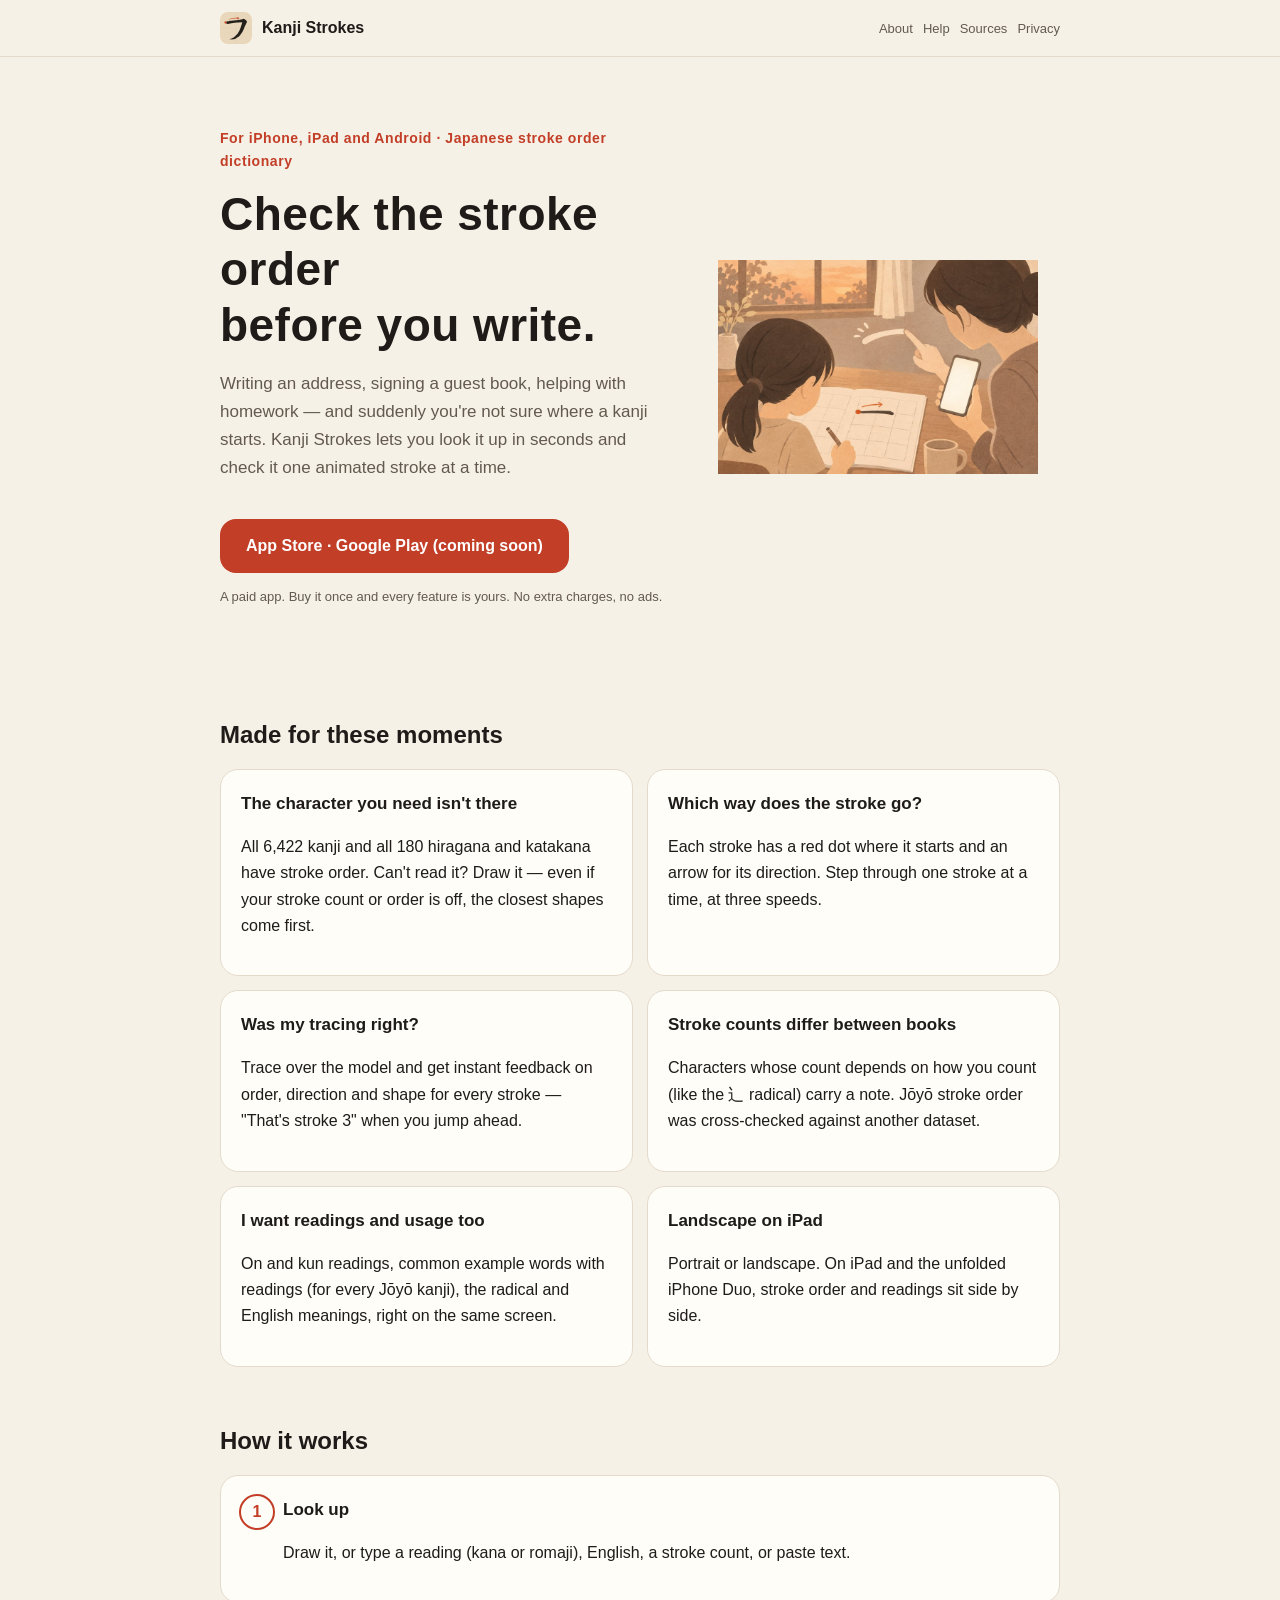
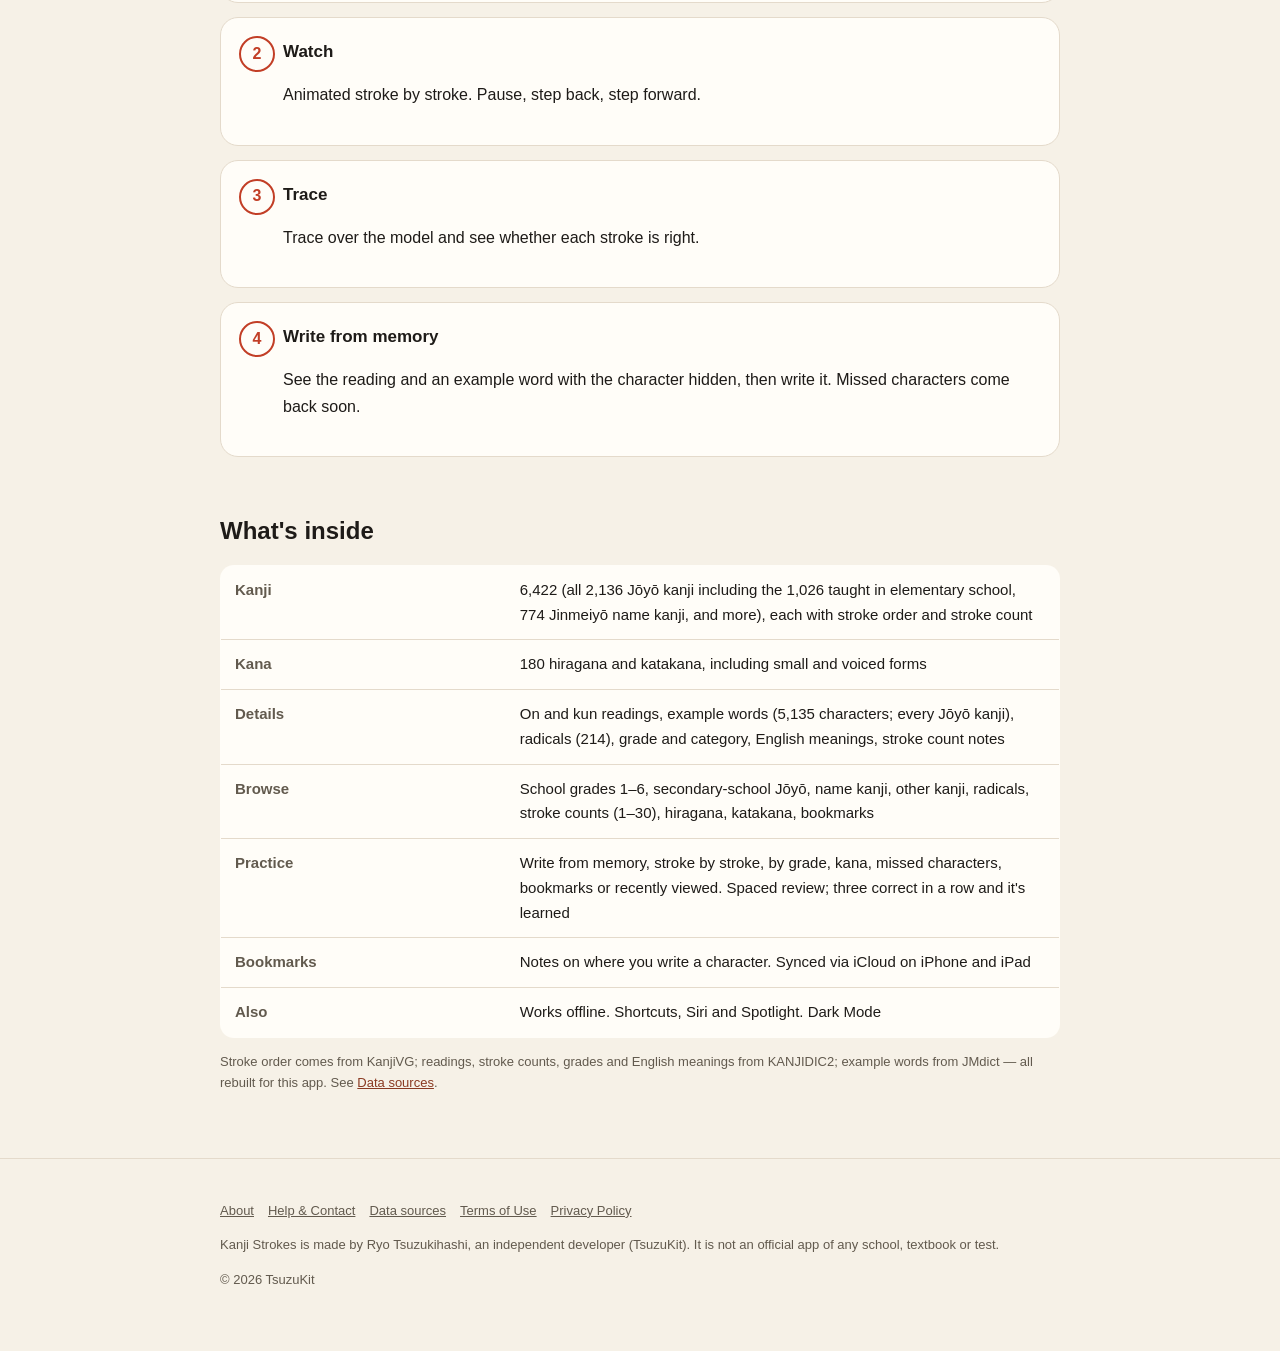
<file: index.html>
<!DOCTYPE html>
<html lang="ja" data-title-ja="書き順しらべ｜漢字の筆順と手書き漢字検索（iPhone・iPad・Android）" data-title-en="Kanji Strokes | Japanese stroke order dictionary">
<head>
<meta charset="UTF-8">
<meta name="viewport" content="width=device-width, initial-scale=1">
<script>(function(){var l=navigator.languages&&navigator.languages.length?navigator.languages:[navigator.language||"ja"],p="en";for(var i=0;i<l.length;i++){var c=String(l[i]).toLowerCase();if(c.indexOf("ja")===0){p="ja";break}if(c.indexOf("en")===0){p="en";break}}var d=document.documentElement;d.lang=p;var t=d.getAttribute("data-title-"+p);if(t){document.title=t}})();</script>
<title>書き順しらべ｜漢字の筆順と手書き漢字検索（iPhone・iPad・Android）</title>
<meta name="description" content="漢字6,422字とひらがな・カタカナの書き順を、1画ずつ動かして確かめる辞典アプリ。読めない字は指で書いて引けます。なぞると順番と向きをその場でお知らせ。広告なし・買い切り。 / Animated stroke order for 6,422 kanji plus hiragana and katakana. Draw a character to look it up, trace it for instant feedback, and practice writing from memory. No ads, one-time purchase.">
<meta property="og:title" content="書き順しらべ｜漢字の筆順と手書き漢字検索（iPhone・iPad・Android）">
<meta property="og:description" content="漢字6,422字とひらがな・カタカナの書き順を、1画ずつ動かして確かめる辞典アプリ。読めない字は指で書いて引けます。なぞると順番と向きをその場でお知らせ。広告なし・買い切り。">
<meta property="og:type" content="website">
<meta property="og:url" content="https://kakijun.tsuzukit.com/">
<meta property="og:image" content="https://kakijun.tsuzukit.com/assets/og.jpg">
<link rel="icon" href="assets/icon.png">
<link rel="apple-touch-icon" href="assets/icon.png">
<link rel="stylesheet" href="style.css">
</head>
<body>
<div data-l="ja" lang="ja">
<header class="site"><div class="wrap">
<a class="brand" href="./"><img src="assets/icon.png" alt="" width="32" height="32">書き順しらべ</a>
<nav class="site"><a href="./">紹介</a><a href="support.html">使い方</a><a href="sources.html">出典</a><a href="privacy.html">プライバシー</a></nav>
</div></header>
<main class="wrap">
<section class="hero">
<div>
<p class="eyebrow">iPhone・iPad・Android 向け・漢字の書き順の辞典</p>
<h1>書く前に、<br>書き順をしらべる。</h1>
<p class="lead">宛名、芳名帳、連絡帳、子どもの宿題。人前で字を書く直前に「この字、どこから書くんだっけ」と手が止まることはありませんか。「書き順しらべ」は、さっと引いて、1画ずつ動く書き順で確かめるためのアプリです。</p>
<a class="cta" href="#store" id="store">App Store・Google Play で見る（準備中）</a>
<p class="note">有料アプリです。一度買えば、すべての機能が使えます。あとからお金はかかりません。広告もありません。</p>
</div>
<img src="assets/hero.jpg" alt="夕方の食卓で、親がスマホの書き順を見ながら、子どものドリルの一画を指でなぞって教えている絵" width="360">
</section>

<h2>こんな困りごとのために作りました</h2>
<div class="grid two">
<div class="card"><h3>引きたい字が出てこない</h3><p>漢字6,422字とひらがな・カタカナ180字の、全部に書き順があります。読めない字は指で書いて引けます。画数や順番が少しちがっても、形の近い字から並べます。</p></div>
<div class="card"><h3>筆の向きが分からない</h3><p>画ごとに、書き始めの朱の丸と、向きの矢印。1画ずつ前後に送れて、速さも3段階で変えられます。</p></div>
<div class="card"><h3>なぞっても、合っているか分からない</h3><p>なぞると、順番・向き・形を1画ごとに、指を離した瞬間にお知らせします。ちがう画を書いたら「それは3画目です」のように教えます。</p></div>
<div class="card"><h3>画数が本によってちがう</h3><p>しんにょうのように数え方で画数が変わる字には、字の画面に注記を書きました。常用漢字の書き順は、別のデータと突き合わせて確かめています。</p></div>
<div class="card"><h3>読み方や使い方も知りたい</h3><p>音読み・訓読み、よく使う用例とよみ（常用漢字は全部の字に）、部首、英語の意味まで、引いたその画面で読めます。</p></div>
<div class="card"><h3>iPad の横向きで使えない</h3><p>縦でも横でも。iPad と iPhone Duo を開いた横長の画面では、書き順と読み・用例を左右に並べます。</p></div>
</div>

<h2>書き順しらべの使い方</h2>
<div class="grid steps">
<div class="card"><h3>引く</h3><p>指で書く・読み（ひらがな・ローマ字）・英語・画数・貼り付けた文から。</p></div>
<div class="card"><h3>見る</h3><p>1画ずつ動く書き順。止める・もどす・すすむ。</p></div>
<div class="card"><h3>なぞる</h3><p>お手本の上を指でなぞると、画ごとに合っているかが分かります。</p></div>
<div class="card"><h3>見ないで書く</h3><p>読みと用例（「秘□（ひみつ）」）を見て書く練習。まちがえた字は日をあけずにまた出します。</p></div>
</div>

<h2>入っているもの</h2>
<table>
<tr><th>漢字</th><td>6,422字（常用漢字 2,136字・うち小学校で習う字 1,026字、人名用漢字 774字、ほか）。全部に書き順と画数</td></tr>
<tr><th>かな</th><td>ひらがな・カタカナ 180字（小さい字・濁点の字も）</td></tr>
<tr><th>字の情報</th><td>音読み・訓読み、用例とよみ（5,135字。常用漢字は全部）、部首（214部首）、学年と区分、英語の意味、画数の注記</td></tr>
<tr><th>一覧</th><td>学年（小学1〜6年）・中学以上の常用漢字・人名用漢字・常用外・部首・画数（1〜30画）・ひらがな・カタカナ・しおり</td></tr>
<tr><th>練習</th><td>見ないで1画ずつ書く。学年・かな・まちがえた字・しおり・最近調べた字から。忘れかけの順に出し、3回つづけて書けたら「覚えた字」</td></tr>
<tr><th>しおり</th><td>よく調べる字に、書く場面のメモ（「芳名帳で書く」など）。iPhone・iPad では iCloud でそろいます</td></tr>
<tr><th>そのほか</th><td>通信しなくても引けます。ショートカット・Siri・Spotlight から字を開けます。ダークモード対応</td></tr>
</table>
<p class="note">書き順は KanjiVG、読み・画数・学年・英語の意味は KANJIDIC2、用例は JMdict を、このアプリのために組み直して入れています。くわしくは<a href="sources.html">データの出典</a>へ。</p>
</main>
<footer class="site"><div class="wrap">
<p><a href="./">紹介</a><a href="support.html">使い方とお問い合わせ</a><a href="sources.html">データの出典</a><a href="terms.html">利用規約</a><a href="privacy.html">プライバシーポリシー</a></p>
<p>書き順しらべは、個人開発者の續橋涼（TsuzuKit）が作っているアプリです。学校・教科書・試験団体の公式アプリではありません。</p>
<p>© 2026 TsuzuKit</p>
</div></footer>
</div>
<div data-l="en" lang="en">
<header class="site"><div class="wrap">
<a class="brand" href="./"><img src="assets/icon.png" alt="" width="32" height="32">Kanji Strokes</a>
<nav class="site"><a href="./">About</a><a href="support.html">Help</a><a href="sources.html">Sources</a><a href="privacy.html">Privacy</a></nav>
</div></header>
<main class="wrap">
<section class="hero">
<div>
<p class="eyebrow">For iPhone, iPad and Android · Japanese stroke order dictionary</p>
<h1>Check the stroke order<br>before you write.</h1>
<p class="lead">Writing an address, signing a guest book, helping with homework — and suddenly you're not sure where a kanji starts. Kanji Strokes lets you look it up in seconds and check it one animated stroke at a time.</p>
<a class="cta" href="#store" id="store">App Store · Google Play (coming soon)</a>
<p class="note">A paid app. Buy it once and every feature is yours. No extra charges, no ads.</p>
</div>
<img src="assets/hero.jpg" alt="At the dinner table in the evening, a parent checks the stroke order on a phone and traces a stroke in the air for a child doing kanji homework" width="360">
</section>

<h2>Made for these moments</h2>
<div class="grid two">
<div class="card"><h3>The character you need isn't there</h3><p>All 6,422 kanji and all 180 hiragana and katakana have stroke order. Can't read it? Draw it — even if your stroke count or order is off, the closest shapes come first.</p></div>
<div class="card"><h3>Which way does the stroke go?</h3><p>Each stroke has a red dot where it starts and an arrow for its direction. Step through one stroke at a time, at three speeds.</p></div>
<div class="card"><h3>Was my tracing right?</h3><p>Trace over the model and get instant feedback on order, direction and shape for every stroke — "That's stroke 3" when you jump ahead.</p></div>
<div class="card"><h3>Stroke counts differ between books</h3><p>Characters whose count depends on how you count (like the ⻌ radical) carry a note. Jōyō stroke order was cross-checked against another dataset.</p></div>
<div class="card"><h3>I want readings and usage too</h3><p>On and kun readings, common example words with readings (for every Jōyō kanji), the radical and English meanings, right on the same screen.</p></div>
<div class="card"><h3>Landscape on iPad</h3><p>Portrait or landscape. On iPad and the unfolded iPhone Duo, stroke order and readings sit side by side.</p></div>
</div>

<h2>How it works</h2>
<div class="grid steps">
<div class="card"><h3>Look up</h3><p>Draw it, or type a reading (kana or romaji), English, a stroke count, or paste text.</p></div>
<div class="card"><h3>Watch</h3><p>Animated stroke by stroke. Pause, step back, step forward.</p></div>
<div class="card"><h3>Trace</h3><p>Trace over the model and see whether each stroke is right.</p></div>
<div class="card"><h3>Write from memory</h3><p>See the reading and an example word with the character hidden, then write it. Missed characters come back soon.</p></div>
</div>

<h2>What's inside</h2>
<table>
<tr><th>Kanji</th><td>6,422 (all 2,136 Jōyō kanji including the 1,026 taught in elementary school, 774 Jinmeiyō name kanji, and more), each with stroke order and stroke count</td></tr>
<tr><th>Kana</th><td>180 hiragana and katakana, including small and voiced forms</td></tr>
<tr><th>Details</th><td>On and kun readings, example words (5,135 characters; every Jōyō kanji), radicals (214), grade and category, English meanings, stroke count notes</td></tr>
<tr><th>Browse</th><td>School grades 1–6, secondary-school Jōyō, name kanji, other kanji, radicals, stroke counts (1–30), hiragana, katakana, bookmarks</td></tr>
<tr><th>Practice</th><td>Write from memory, stroke by stroke, by grade, kana, missed characters, bookmarks or recently viewed. Spaced review; three correct in a row and it's learned</td></tr>
<tr><th>Bookmarks</th><td>Notes on where you write a character. Synced via iCloud on iPhone and iPad</td></tr>
<tr><th>Also</th><td>Works offline. Shortcuts, Siri and Spotlight. Dark Mode</td></tr>
</table>
<p class="note">Stroke order comes from KanjiVG; readings, stroke counts, grades and English meanings from KANJIDIC2; example words from JMdict — all rebuilt for this app. See <a href="sources.html">Data sources</a>.</p>
</main>
<footer class="site"><div class="wrap">
<p><a href="./">About</a><a href="support.html">Help & Contact</a><a href="sources.html">Data sources</a><a href="terms.html">Terms of Use</a><a href="privacy.html">Privacy Policy</a></p>
<p>Kanji Strokes is made by Ryo Tsuzukihashi, an independent developer (TsuzuKit). It is not an official app of any school, textbook or test.</p>
<p>© 2026 TsuzuKit</p>
</div></footer>
</div>
</body>
</html>
</file>
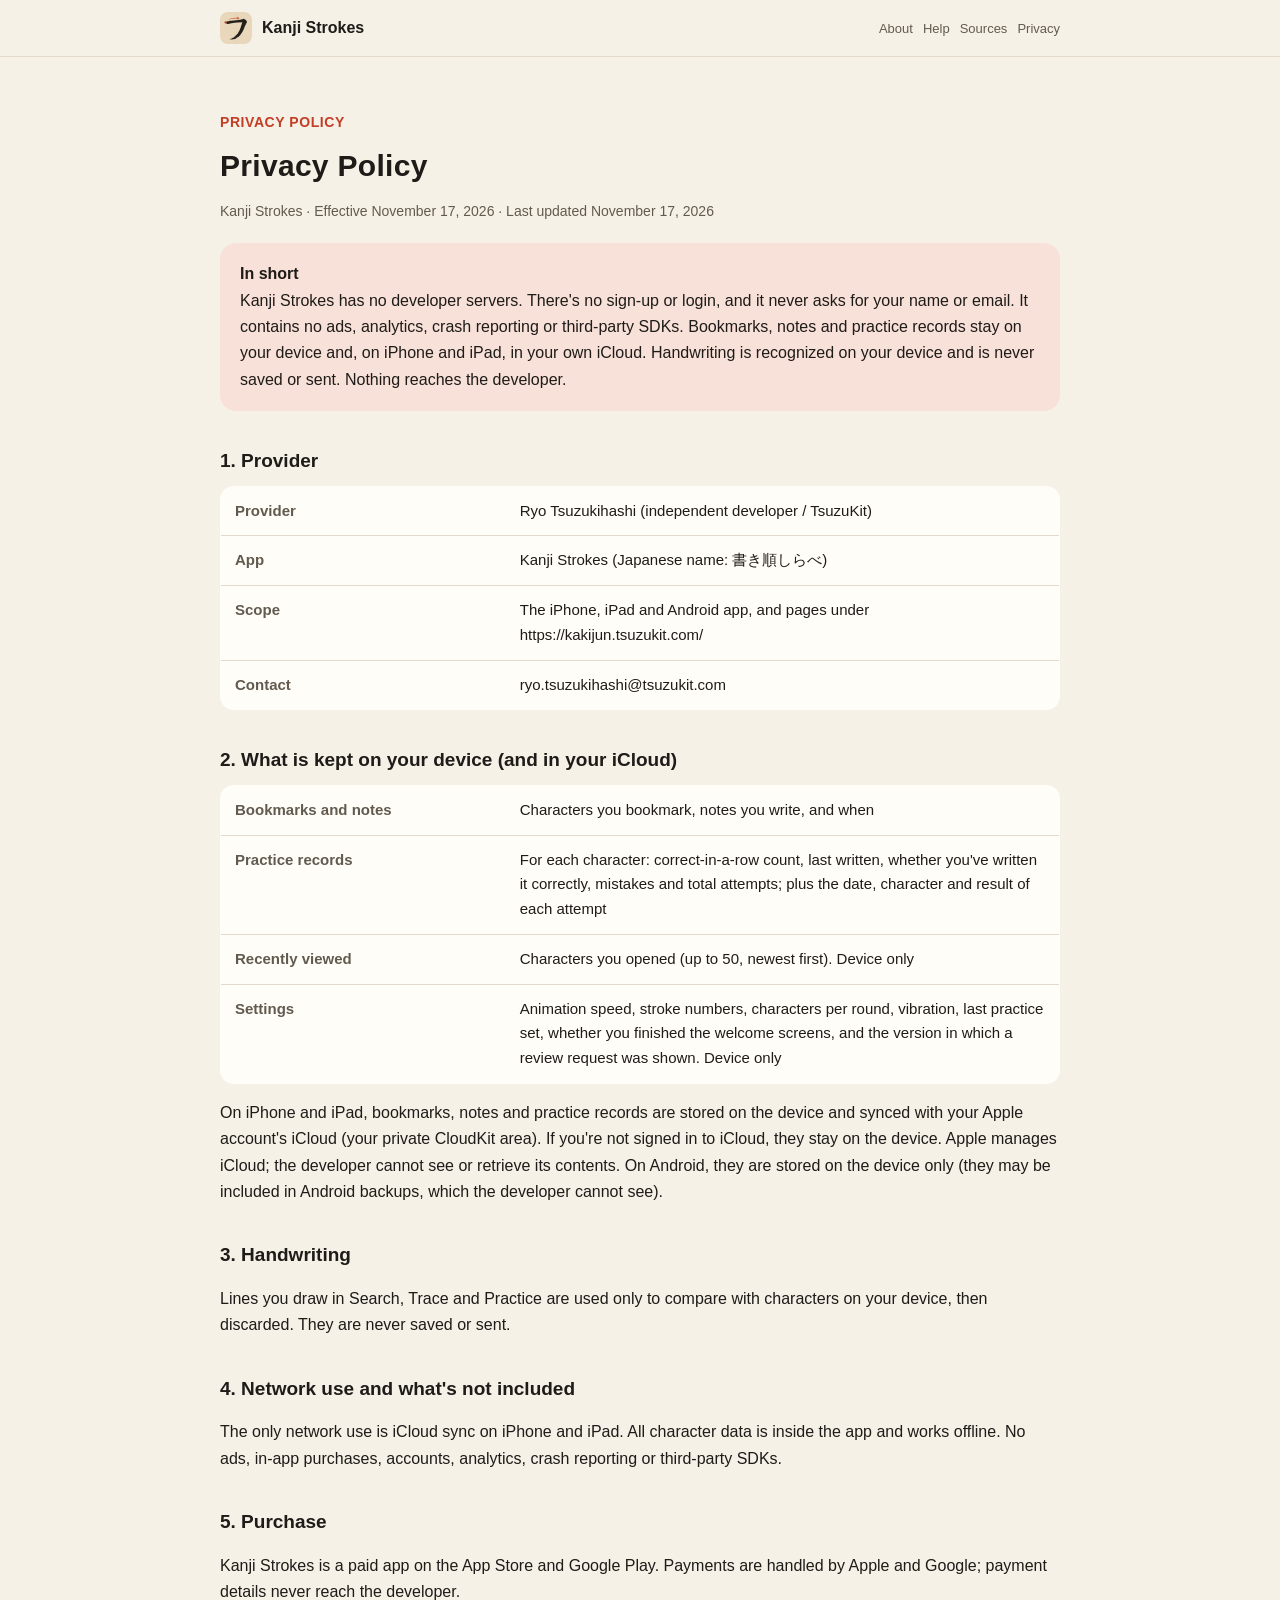
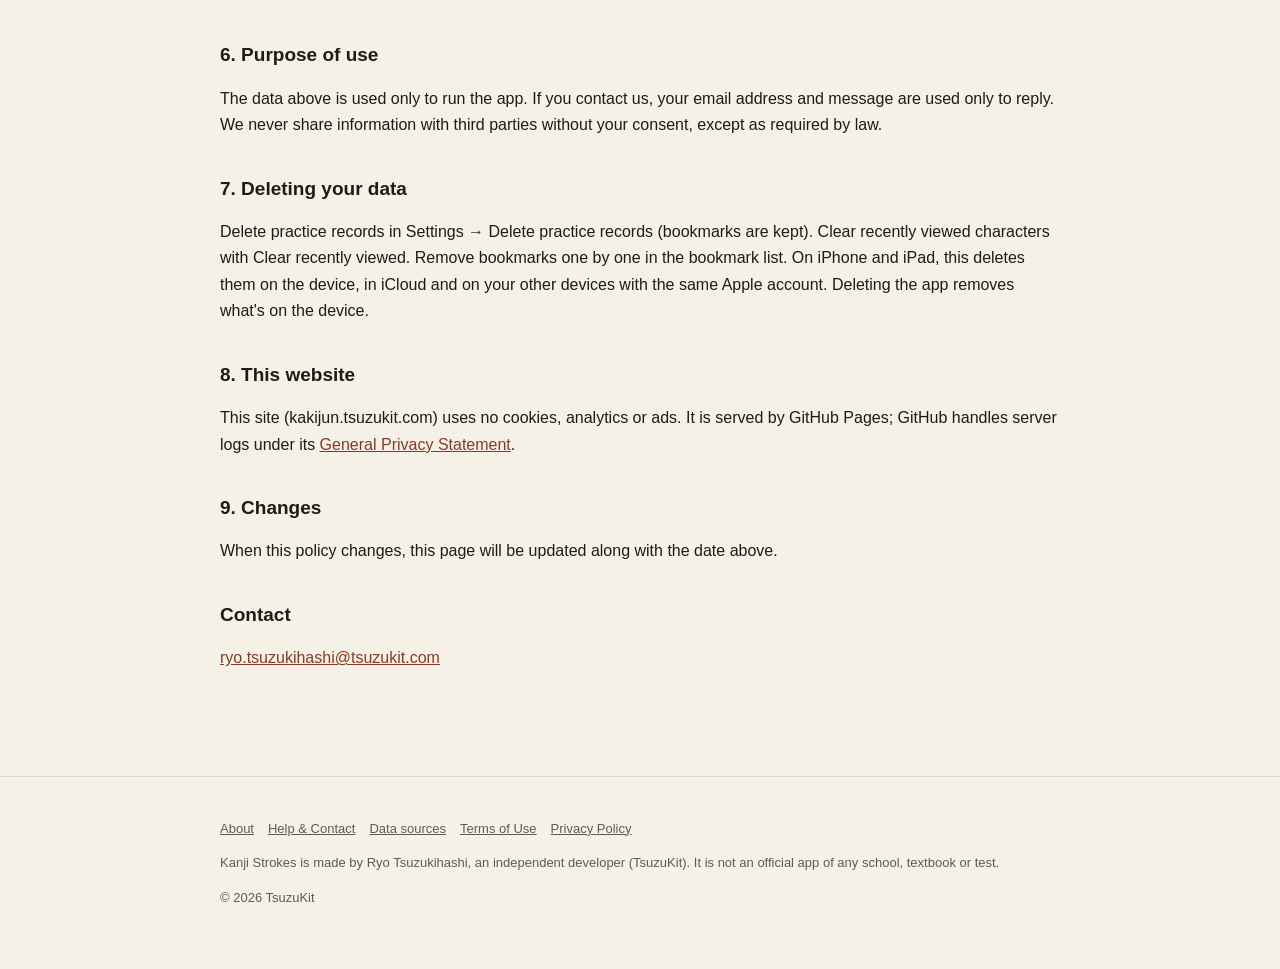
<file: privacy.html>
<!DOCTYPE html>
<html lang="ja" data-title-ja="プライバシーポリシー - 書き順しらべ" data-title-en="Privacy Policy - Kanji Strokes">
<head>
<meta charset="UTF-8">
<meta name="viewport" content="width=device-width, initial-scale=1">
<script>(function(){var l=navigator.languages&&navigator.languages.length?navigator.languages:[navigator.language||"ja"],p="en";for(var i=0;i<l.length;i++){var c=String(l[i]).toLowerCase();if(c.indexOf("ja")===0){p="ja";break}if(c.indexOf("en")===0){p="en";break}}var d=document.documentElement;d.lang=p;var t=d.getAttribute("data-title-"+p);if(t){document.title=t}})();</script>
<title>プライバシーポリシー - 書き順しらべ</title>
<meta name="description" content="書き順しらべのプライバシーポリシー。開発者は個人情報を集めません。手書きの字は端末の中で読み取り、保存も送信もしません。 / Privacy Policy for Kanji Strokes. The developer collects no personal information. Handwriting is recognized on your device and never saved or sent.">
<meta property="og:title" content="プライバシーポリシー - 書き順しらべ">
<meta property="og:description" content="書き順しらべのプライバシーポリシー。開発者は個人情報を集めません。手書きの字は端末の中で読み取り、保存も送信もしません。">
<meta property="og:type" content="website">
<meta property="og:url" content="https://kakijun.tsuzukit.com/privacy.html">
<meta property="og:image" content="https://kakijun.tsuzukit.com/assets/og.jpg">
<link rel="icon" href="assets/icon.png">
<link rel="apple-touch-icon" href="assets/icon.png">
<link rel="stylesheet" href="style.css">
</head>
<body>
<div data-l="ja" lang="ja">
<header class="site"><div class="wrap">
<a class="brand" href="./"><img src="assets/icon.png" alt="" width="32" height="32">書き順しらべ</a>
<nav class="site"><a href="./">紹介</a><a href="support.html">使い方</a><a href="sources.html">出典</a><a href="privacy.html">プライバシー</a></nav>
</div></header>
<main class="wrap">
<article class="doc">
<p class="eyebrow">PRIVACY POLICY</p>
<h1>プライバシーポリシー</h1>
<p class="meta">書き順しらべ／制定日 2026年11月17日／改定日 2026年11月17日</p>
<div class="summary"><strong>このポリシーの要旨</strong><br>書き順しらべは、開発者のサーバーを持たないアプリです。アカウント登録やログインはなく、名前やメールアドレスを尋ねることもありません。広告、分析ツール、クラッシュを報告する仕組み、外部の会社の SDK は入れていません。しおり・メモ・練習の記録は、あなたの端末の中と、iPhone・iPad ではあなた自身の iCloud にだけ保存します。手書きの字は端末の中で読み取るだけで、保存も送信もしません。開発者には何も届きません。</div>
<h2>1. 提供者</h2>
<table>
<tr><th>提供者</th><td>續橋涼（個人開発者 / TsuzuKit）</td></tr>
<tr><th>アプリ名</th><td>書き順しらべ（英語名 Kanji Strokes）</td></tr>
<tr><th>対象</th><td>iPhone・iPad・Android 向けアプリと、このページを含む https://kakijun.tsuzukit.com/ 配下のページ</td></tr>
<tr><th>連絡先</th><td>ryo.tsuzukihashi@tsuzukit.com</td></tr>
</table>
<h2>2. 端末（と、あなたの iCloud）で扱うもの</h2>
<table>
<tr><th>しおりとメモ</th><td>しおりに入れた字、あなたが書いたメモ、入れた日時</td></tr>
<tr><th>練習の記録</th><td>字ごとの、つづけて書けた回数・最後に書いた日時・書けたことがあるか・まちがえた回数・書いた回数と、書いた日時・字・書けたか</td></tr>
<tr><th>最近調べた字</th><td>開いた字（新しい順に50字まで）。端末の中だけ</td></tr>
<tr><th>アプリの設定</th><td>書き順の速さ、画の番号を出すか、1回の字の数、振動のオン・オフ、前回の練習の範囲、はじめの案内を終えたかどうか、レビューのお願いを出した版。端末の中だけ</td></tr>
</table>
<p>iPhone・iPad では、しおり・メモ・練習の記録を端末の中に保存し、あなたの Apple アカウントの iCloud（CloudKit のあなた専用の領域）と同期します。iCloud にサインインしていないときは、端末の中にだけ残ります。iCloud の中身は Apple が管理しており、開発者は見ることも取り出すこともできません。Android では、端末の中にだけ保存します（Android のバックアップに入ることがありますが、開発者は見られません）。</p>
<h2>3. 手書きの字</h2>
<p>しらべる・なぞる・練習で指で書いた線は、その場で端末の中で字と比べるためだけに使い、保存も送信もしません。画面を離れると消えます。</p>
<h2>4. 通信と、入れていないもの</h2>
<p>本アプリが通信するのは、iPhone・iPad の iCloud との同期だけです。字のデータはアプリの中に入っていて、ネットにつながっていなくても使えます。広告・アプリ内課金・アカウント登録・分析ツール・クラッシュの報告・外部の会社の SDK は入れていません。</p>
<h2>5. 購入</h2>
<p>本アプリは App Store と Google Play の有料アプリです。お支払いは Apple・Google が処理し、支払いの情報は開発者には届きません。</p>
<h2>6. 情報を使う目的</h2>
<p>上のものは、アプリを動かすためだけに使います。お問い合わせをいただいたときは、メールアドレスと内容をお返事のためだけに使います。法令にもとづく場合を除き、本人の同意なく第三者に渡すことはありません。</p>
<h2>7. 消したいとき</h2>
<p>練習の記録は、アプリの「設定」→「練習の記録を消す」で消せます（しおりは残ります）。最近調べた字は「最近調べた字を消す」で消せます。しおりは、しおりの一覧で1つずつ外せます。iPhone・iPad では、端末の中と iCloud から消え、同じ Apple アカウントのほかの端末からも消えます。アプリを消すと、端末の中のものは消えます。</p>
<h2>8. このウェブサイトについて</h2>
<p>このサイト（kakijun.tsuzukit.com）は、Cookie も、アクセスを計測する仕組みも、広告も使っていません。サイトは GitHub Pages で配信しており、配信の記録は GitHub の <a href="https://docs.github.com/ja/site-policy/privacy-policies/github-general-privacy-statement">プライバシーについての声明</a> に沿って扱われます。</p>
<h2>9. 改定</h2>
<p>このポリシーを変えるときは、このページを書きかえ、上の改定日を新しくします。</p>
<h2>お問い合わせ</h2>
<p><a href="mailto:ryo.tsuzukihashi@tsuzukit.com">ryo.tsuzukihashi@tsuzukit.com</a></p>
</article>
</main>
<footer class="site"><div class="wrap">
<p><a href="./">紹介</a><a href="support.html">使い方とお問い合わせ</a><a href="sources.html">データの出典</a><a href="terms.html">利用規約</a><a href="privacy.html">プライバシーポリシー</a></p>
<p>書き順しらべは、個人開発者の續橋涼（TsuzuKit）が作っているアプリです。学校・教科書・試験団体の公式アプリではありません。</p>
<p>© 2026 TsuzuKit</p>
</div></footer>
</div>
<div data-l="en" lang="en">
<header class="site"><div class="wrap">
<a class="brand" href="./"><img src="assets/icon.png" alt="" width="32" height="32">Kanji Strokes</a>
<nav class="site"><a href="./">About</a><a href="support.html">Help</a><a href="sources.html">Sources</a><a href="privacy.html">Privacy</a></nav>
</div></header>
<main class="wrap">
<article class="doc">
<p class="eyebrow">PRIVACY POLICY</p>
<h1>Privacy Policy</h1>
<p class="meta">Kanji Strokes · Effective November 17, 2026 · Last updated November 17, 2026</p>
<div class="summary"><strong>In short</strong><br>Kanji Strokes has no developer servers. There's no sign-up or login, and it never asks for your name or email. It contains no ads, analytics, crash reporting or third-party SDKs. Bookmarks, notes and practice records stay on your device and, on iPhone and iPad, in your own iCloud. Handwriting is recognized on your device and is never saved or sent. Nothing reaches the developer.</div>
<h2>1. Provider</h2>
<table>
<tr><th>Provider</th><td>Ryo Tsuzukihashi (independent developer / TsuzuKit)</td></tr>
<tr><th>App</th><td>Kanji Strokes (Japanese name: 書き順しらべ)</td></tr>
<tr><th>Scope</th><td>The iPhone, iPad and Android app, and pages under https://kakijun.tsuzukit.com/</td></tr>
<tr><th>Contact</th><td>ryo.tsuzukihashi@tsuzukit.com</td></tr>
</table>
<h2>2. What is kept on your device (and in your iCloud)</h2>
<table>
<tr><th>Bookmarks and notes</th><td>Characters you bookmark, notes you write, and when</td></tr>
<tr><th>Practice records</th><td>For each character: correct-in-a-row count, last written, whether you've written it correctly, mistakes and total attempts; plus the date, character and result of each attempt</td></tr>
<tr><th>Recently viewed</th><td>Characters you opened (up to 50, newest first). Device only</td></tr>
<tr><th>Settings</th><td>Animation speed, stroke numbers, characters per round, vibration, last practice set, whether you finished the welcome screens, and the version in which a review request was shown. Device only</td></tr>
</table>
<p>On iPhone and iPad, bookmarks, notes and practice records are stored on the device and synced with your Apple account's iCloud (your private CloudKit area). If you're not signed in to iCloud, they stay on the device. Apple manages iCloud; the developer cannot see or retrieve its contents. On Android, they are stored on the device only (they may be included in Android backups, which the developer cannot see).</p>
<h2>3. Handwriting</h2>
<p>Lines you draw in Search, Trace and Practice are used only to compare with characters on your device, then discarded. They are never saved or sent.</p>
<h2>4. Network use and what's not included</h2>
<p>The only network use is iCloud sync on iPhone and iPad. All character data is inside the app and works offline. No ads, in-app purchases, accounts, analytics, crash reporting or third-party SDKs.</p>
<h2>5. Purchase</h2>
<p>Kanji Strokes is a paid app on the App Store and Google Play. Payments are handled by Apple and Google; payment details never reach the developer.</p>
<h2>6. Purpose of use</h2>
<p>The data above is used only to run the app. If you contact us, your email address and message are used only to reply. We never share information with third parties without your consent, except as required by law.</p>
<h2>7. Deleting your data</h2>
<p>Delete practice records in Settings → Delete practice records (bookmarks are kept). Clear recently viewed characters with Clear recently viewed. Remove bookmarks one by one in the bookmark list. On iPhone and iPad, this deletes them on the device, in iCloud and on your other devices with the same Apple account. Deleting the app removes what's on the device.</p>
<h2>8. This website</h2>
<p>This site (kakijun.tsuzukit.com) uses no cookies, analytics or ads. It is served by GitHub Pages; GitHub handles server logs under its <a href="https://docs.github.com/en/site-policy/privacy-policies/github-general-privacy-statement">General Privacy Statement</a>.</p>
<h2>9. Changes</h2>
<p>When this policy changes, this page will be updated along with the date above.</p>
<h2>Contact</h2>
<p><a href="mailto:ryo.tsuzukihashi@tsuzukit.com">ryo.tsuzukihashi@tsuzukit.com</a></p>
</article>
</main>
<footer class="site"><div class="wrap">
<p><a href="./">About</a><a href="support.html">Help & Contact</a><a href="sources.html">Data sources</a><a href="terms.html">Terms of Use</a><a href="privacy.html">Privacy Policy</a></p>
<p>Kanji Strokes is made by Ryo Tsuzukihashi, an independent developer (TsuzuKit). It is not an official app of any school, textbook or test.</p>
<p>© 2026 TsuzuKit</p>
</div></footer>
</div>
</body>
</html>
</file>
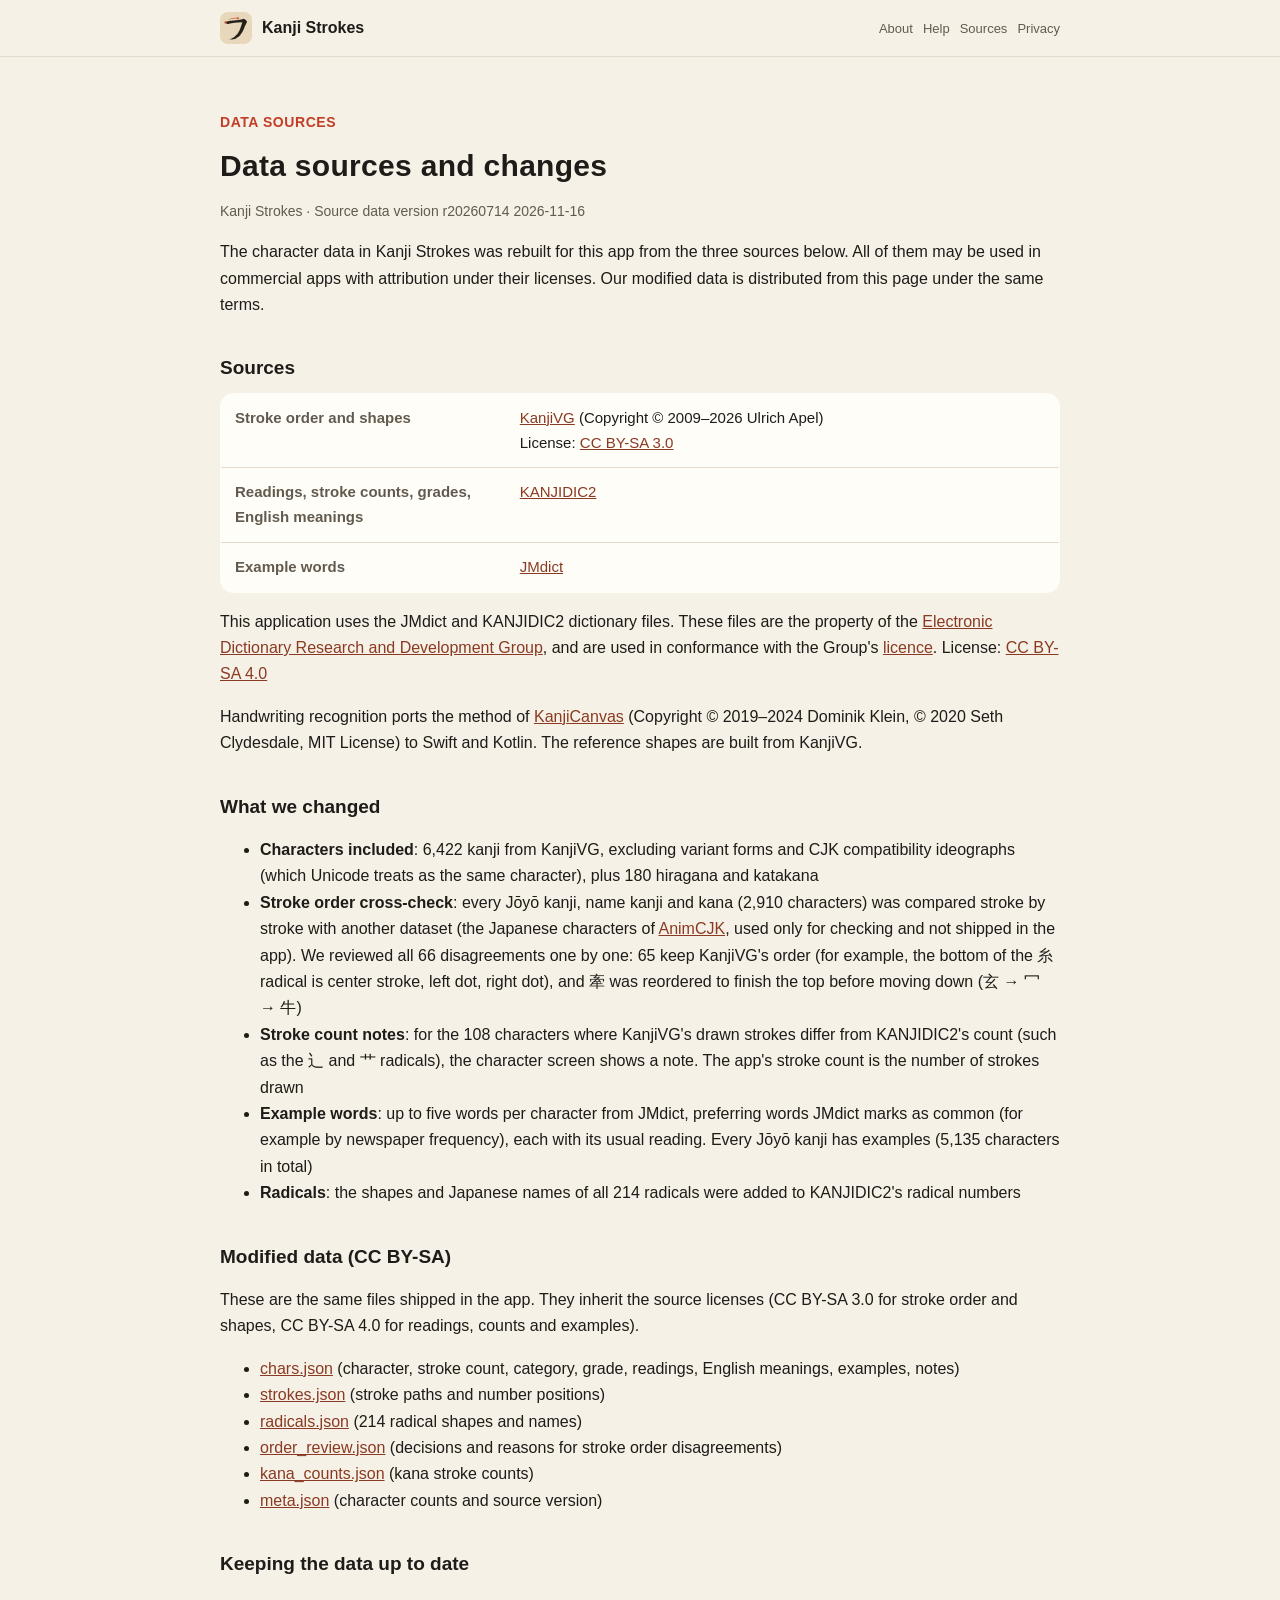
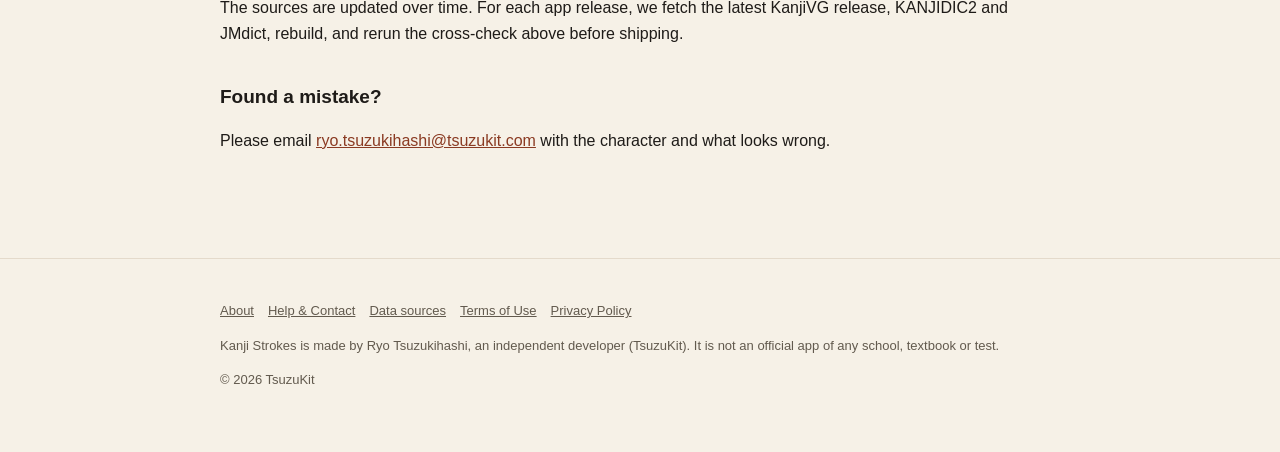
<file: sources.html>
<!DOCTYPE html>
<html lang="ja" data-title-ja="データの出典と直したところ - 書き順しらべ" data-title-en="Data sources and changes - Kanji Strokes">
<head>
<meta charset="UTF-8">
<meta name="viewport" content="width=device-width, initial-scale=1">
<script>(function(){var l=navigator.languages&&navigator.languages.length?navigator.languages:[navigator.language||"ja"],p="en";for(var i=0;i<l.length;i++){var c=String(l[i]).toLowerCase();if(c.indexOf("ja")===0){p="ja";break}if(c.indexOf("en")===0){p="en";break}}var d=document.documentElement;d.lang=p;var t=d.getAttribute("data-title-"+p);if(t){document.title=t}})();</script>
<title>データの出典と直したところ - 書き順しらべ</title>
<meta name="description" content="書き順しらべが使っているデータ（KanjiVG・KANJIDIC2・JMdict）と、このアプリのために直したところ、確かめ方。 / The data Kanji Strokes uses (KanjiVG, KANJIDIC2, JMdict), what we changed for this app, and how we checked it.">
<meta property="og:title" content="データの出典と直したところ - 書き順しらべ">
<meta property="og:description" content="書き順しらべが使っているデータ（KanjiVG・KANJIDIC2・JMdict）と、このアプリのために直したところ、確かめ方。">
<meta property="og:type" content="website">
<meta property="og:url" content="https://kakijun.tsuzukit.com/sources.html">
<meta property="og:image" content="https://kakijun.tsuzukit.com/assets/og.jpg">
<link rel="icon" href="assets/icon.png">
<link rel="apple-touch-icon" href="assets/icon.png">
<link rel="stylesheet" href="style.css">
</head>
<body>
<div data-l="ja" lang="ja">
<header class="site"><div class="wrap">
<a class="brand" href="./"><img src="assets/icon.png" alt="" width="32" height="32">書き順しらべ</a>
<nav class="site"><a href="./">紹介</a><a href="support.html">使い方</a><a href="sources.html">出典</a><a href="privacy.html">プライバシー</a></nav>
</div></header>
<main class="wrap">
<article class="doc">
<p class="eyebrow">DATA SOURCES</p>
<h1>データの出典と直したところ</h1>
<p class="meta">書き順しらべ／元データの版 r20260714 2026-11-16</p>
<p>書き順しらべの字のデータは、次の3つを、このアプリのために組み直したものです。どれも、出典と条件を示せば商用のアプリでも使えるデータです。直したデータは、同じ条件でこのページから配っています。</p>

<h2>使っているデータ</h2>
<table>
<tr><th>書き順と字の形</th><td><a href="https://kanjivg.tagaini.net/">KanjiVG</a>（Copyright © 2009–2026 Ulrich Apel）<br>条件: <a href="https://creativecommons.org/licenses/by-sa/3.0/">CC BY-SA 3.0</a></td></tr>
<tr><th>読み・画数・学年・英語の意味</th><td><a href="https://www.edrdg.org/wiki/index.php/KANJIDIC_Project">KANJIDIC2</a></td></tr>
<tr><th>用例とよみ</th><td><a href="https://www.edrdg.org/wiki/index.php/JMdict-EDICT_Dictionary_Project">JMdict</a></td></tr>
</table>
<p>This application uses the JMdict and KANJIDIC2 dictionary files. These files are the property of the <a href="https://www.edrdg.org/">Electronic Dictionary Research and Development Group</a>, and are used in conformance with the Group's <a href="https://www.edrdg.org/edrdg/licence.html">licence</a>. 条件: <a href="https://creativecommons.org/licenses/by-sa/4.0/">CC BY-SA 4.0</a></p>
<p>手書きの読み取りは、<a href="https://github.com/asdfjkl/kanjicanvas">KanjiCanvas</a>（Copyright © 2019–2024 Dominik Klein, © 2020 Seth Clydesdale・MIT License）の方式を Swift と Kotlin に移したものです。比べるための字の形は、KanjiVG から作っています。</p>

<h2>このアプリのために直したところ</h2>
<ul>
<li><strong>入れた字</strong>: KanjiVG にある漢字のうち、異体の字と、互換漢字（Unicode で同じ字として扱われるもの）を除いた 6,422字と、ひらがな・カタカナ 180字</li>
<li><strong>書き順の突き合わせ</strong>: 常用漢字・人名用漢字・かなの全部（2,910字）を、別のデータ（<a href="https://github.com/parsimonhi/animCJK">AnimCJK</a> の日本の字。照合だけに使い、アプリには入れていません）と画ごとに突き合わせました。書き順がくいちがった66字は1字ずつ見て、65字は KanjiVG のまま（糸へんの下の部分は 中の縦 → 左の点 → 右の点、など）、「牽」の1字は上から書き終える順（玄 → 冖 → 牛）に並べ直しました</li>
<li><strong>画数の注記</strong>: KanjiVG が描く画の数と KANJIDIC2 の画数がちがう108字（しんにょう・くさかんむりなど、数え方で変わる字）に、字の画面で注記を出しています。アプリの画数は、描いている画の数です</li>
<li><strong>用例</strong>: JMdict の語から、JMdict で「よく使う語」の印（新聞での頻度など）が付いた語を先に、字ごとに5つまで選びました。読みは、その語のふつうの読みを1つ。常用漢字は全部の字に用例があります（5,135字）</li>
<li><strong>部首</strong>: KANJIDIC2 の部首の番号に、214部首の形と日本語の名前（へん・かんむりなど）を付けました</li>
</ul>

<h2>直したデータ（CC BY-SA）</h2>
<p>アプリに入れているものと同じファイルです。元のデータの条件をそのまま引き継ぎます（書き順と字の形は CC BY-SA 3.0、読み・画数・用例は CC BY-SA 4.0）。</p>
<ul>
<li><a href="data/chars.json">chars.json</a>（字・画数・区分・学年・読み・英語の意味・用例・注記）</li>
<li><a href="data/strokes.json">strokes.json</a>（字ごとの画の線・番号の位置）</li>
<li><a href="data/radicals.json">radicals.json</a>（214部首の形と名前）</li>
<li><a href="data/order_review.json">order_review.json</a>（書き順がくいちがった字の決め方と理由）</li>
<li><a href="data/kana_counts.json">kana_counts.json</a>（かなの画数）</li>
<li><a href="data/meta.json">meta.json</a>（字の数と元データの版）</li>
</ul>

<h2>データを新しくする手順</h2>
<p>元のデータは更新されます。アプリの版を出すたびに、KanjiVG のリリース・KANJIDIC2・JMdict を取り直し、組み直して、上の突き合わせをもう一度通してから入れます。</p>

<h2>まちがいを見つけたら</h2>
<p>書き順・画数・読み・用例のまちがいは、<a href="mailto:ryo.tsuzukihashi@tsuzukit.com">ryo.tsuzukihashi@tsuzukit.com</a> へ。どの字の、どこがちがうかを書いていただけると助かります。</p>
</article>
</main>
<footer class="site"><div class="wrap">
<p><a href="./">紹介</a><a href="support.html">使い方とお問い合わせ</a><a href="sources.html">データの出典</a><a href="terms.html">利用規約</a><a href="privacy.html">プライバシーポリシー</a></p>
<p>書き順しらべは、個人開発者の續橋涼（TsuzuKit）が作っているアプリです。学校・教科書・試験団体の公式アプリではありません。</p>
<p>© 2026 TsuzuKit</p>
</div></footer>
</div>
<div data-l="en" lang="en">
<header class="site"><div class="wrap">
<a class="brand" href="./"><img src="assets/icon.png" alt="" width="32" height="32">Kanji Strokes</a>
<nav class="site"><a href="./">About</a><a href="support.html">Help</a><a href="sources.html">Sources</a><a href="privacy.html">Privacy</a></nav>
</div></header>
<main class="wrap">
<article class="doc">
<p class="eyebrow">DATA SOURCES</p>
<h1>Data sources and changes</h1>
<p class="meta">Kanji Strokes · Source data version r20260714 2026-11-16</p>
<p>The character data in Kanji Strokes was rebuilt for this app from the three sources below. All of them may be used in commercial apps with attribution under their licenses. Our modified data is distributed from this page under the same terms.</p>

<h2>Sources</h2>
<table>
<tr><th>Stroke order and shapes</th><td><a href="https://kanjivg.tagaini.net/">KanjiVG</a> (Copyright © 2009–2026 Ulrich Apel)<br>License: <a href="https://creativecommons.org/licenses/by-sa/3.0/">CC BY-SA 3.0</a></td></tr>
<tr><th>Readings, stroke counts, grades, English meanings</th><td><a href="https://www.edrdg.org/wiki/index.php/KANJIDIC_Project">KANJIDIC2</a></td></tr>
<tr><th>Example words</th><td><a href="https://www.edrdg.org/wiki/index.php/JMdict-EDICT_Dictionary_Project">JMdict</a></td></tr>
</table>
<p>This application uses the JMdict and KANJIDIC2 dictionary files. These files are the property of the <a href="https://www.edrdg.org/">Electronic Dictionary Research and Development Group</a>, and are used in conformance with the Group's <a href="https://www.edrdg.org/edrdg/licence.html">licence</a>. License: <a href="https://creativecommons.org/licenses/by-sa/4.0/">CC BY-SA 4.0</a></p>
<p>Handwriting recognition ports the method of <a href="https://github.com/asdfjkl/kanjicanvas">KanjiCanvas</a> (Copyright © 2019–2024 Dominik Klein, © 2020 Seth Clydesdale, MIT License) to Swift and Kotlin. The reference shapes are built from KanjiVG.</p>

<h2>What we changed</h2>
<ul>
<li><strong>Characters included</strong>: 6,422 kanji from KanjiVG, excluding variant forms and CJK compatibility ideographs (which Unicode treats as the same character), plus 180 hiragana and katakana</li>
<li><strong>Stroke order cross-check</strong>: every Jōyō kanji, name kanji and kana (2,910 characters) was compared stroke by stroke with another dataset (the Japanese characters of <a href="https://github.com/parsimonhi/animCJK">AnimCJK</a>, used only for checking and not shipped in the app). We reviewed all 66 disagreements one by one: 65 keep KanjiVG's order (for example, the bottom of the 糸 radical is center stroke, left dot, right dot), and 牽 was reordered to finish the top before moving down (玄 → 冖 → 牛)</li>
<li><strong>Stroke count notes</strong>: for the 108 characters where KanjiVG's drawn strokes differ from KANJIDIC2's count (such as the ⻌ and 艹 radicals), the character screen shows a note. The app's stroke count is the number of strokes drawn</li>
<li><strong>Example words</strong>: up to five words per character from JMdict, preferring words JMdict marks as common (for example by newspaper frequency), each with its usual reading. Every Jōyō kanji has examples (5,135 characters in total)</li>
<li><strong>Radicals</strong>: the shapes and Japanese names of all 214 radicals were added to KANJIDIC2's radical numbers</li>
</ul>

<h2>Modified data (CC BY-SA)</h2>
<p>These are the same files shipped in the app. They inherit the source licenses (CC BY-SA 3.0 for stroke order and shapes, CC BY-SA 4.0 for readings, counts and examples).</p>
<ul>
<li><a href="data/chars.json">chars.json</a> (character, stroke count, category, grade, readings, English meanings, examples, notes)</li>
<li><a href="data/strokes.json">strokes.json</a> (stroke paths and number positions)</li>
<li><a href="data/radicals.json">radicals.json</a> (214 radical shapes and names)</li>
<li><a href="data/order_review.json">order_review.json</a> (decisions and reasons for stroke order disagreements)</li>
<li><a href="data/kana_counts.json">kana_counts.json</a> (kana stroke counts)</li>
<li><a href="data/meta.json">meta.json</a> (character counts and source version)</li>
</ul>

<h2>Keeping the data up to date</h2>
<p>The sources are updated over time. For each app release, we fetch the latest KanjiVG release, KANJIDIC2 and JMdict, rebuild, and rerun the cross-check above before shipping.</p>

<h2>Found a mistake?</h2>
<p>Please email <a href="mailto:ryo.tsuzukihashi@tsuzukit.com">ryo.tsuzukihashi@tsuzukit.com</a> with the character and what looks wrong.</p>
</article>
</main>
<footer class="site"><div class="wrap">
<p><a href="./">About</a><a href="support.html">Help & Contact</a><a href="sources.html">Data sources</a><a href="terms.html">Terms of Use</a><a href="privacy.html">Privacy Policy</a></p>
<p>Kanji Strokes is made by Ryo Tsuzukihashi, an independent developer (TsuzuKit). It is not an official app of any school, textbook or test.</p>
<p>© 2026 TsuzuKit</p>
</div></footer>
</div>
</body>
</html>
</file>
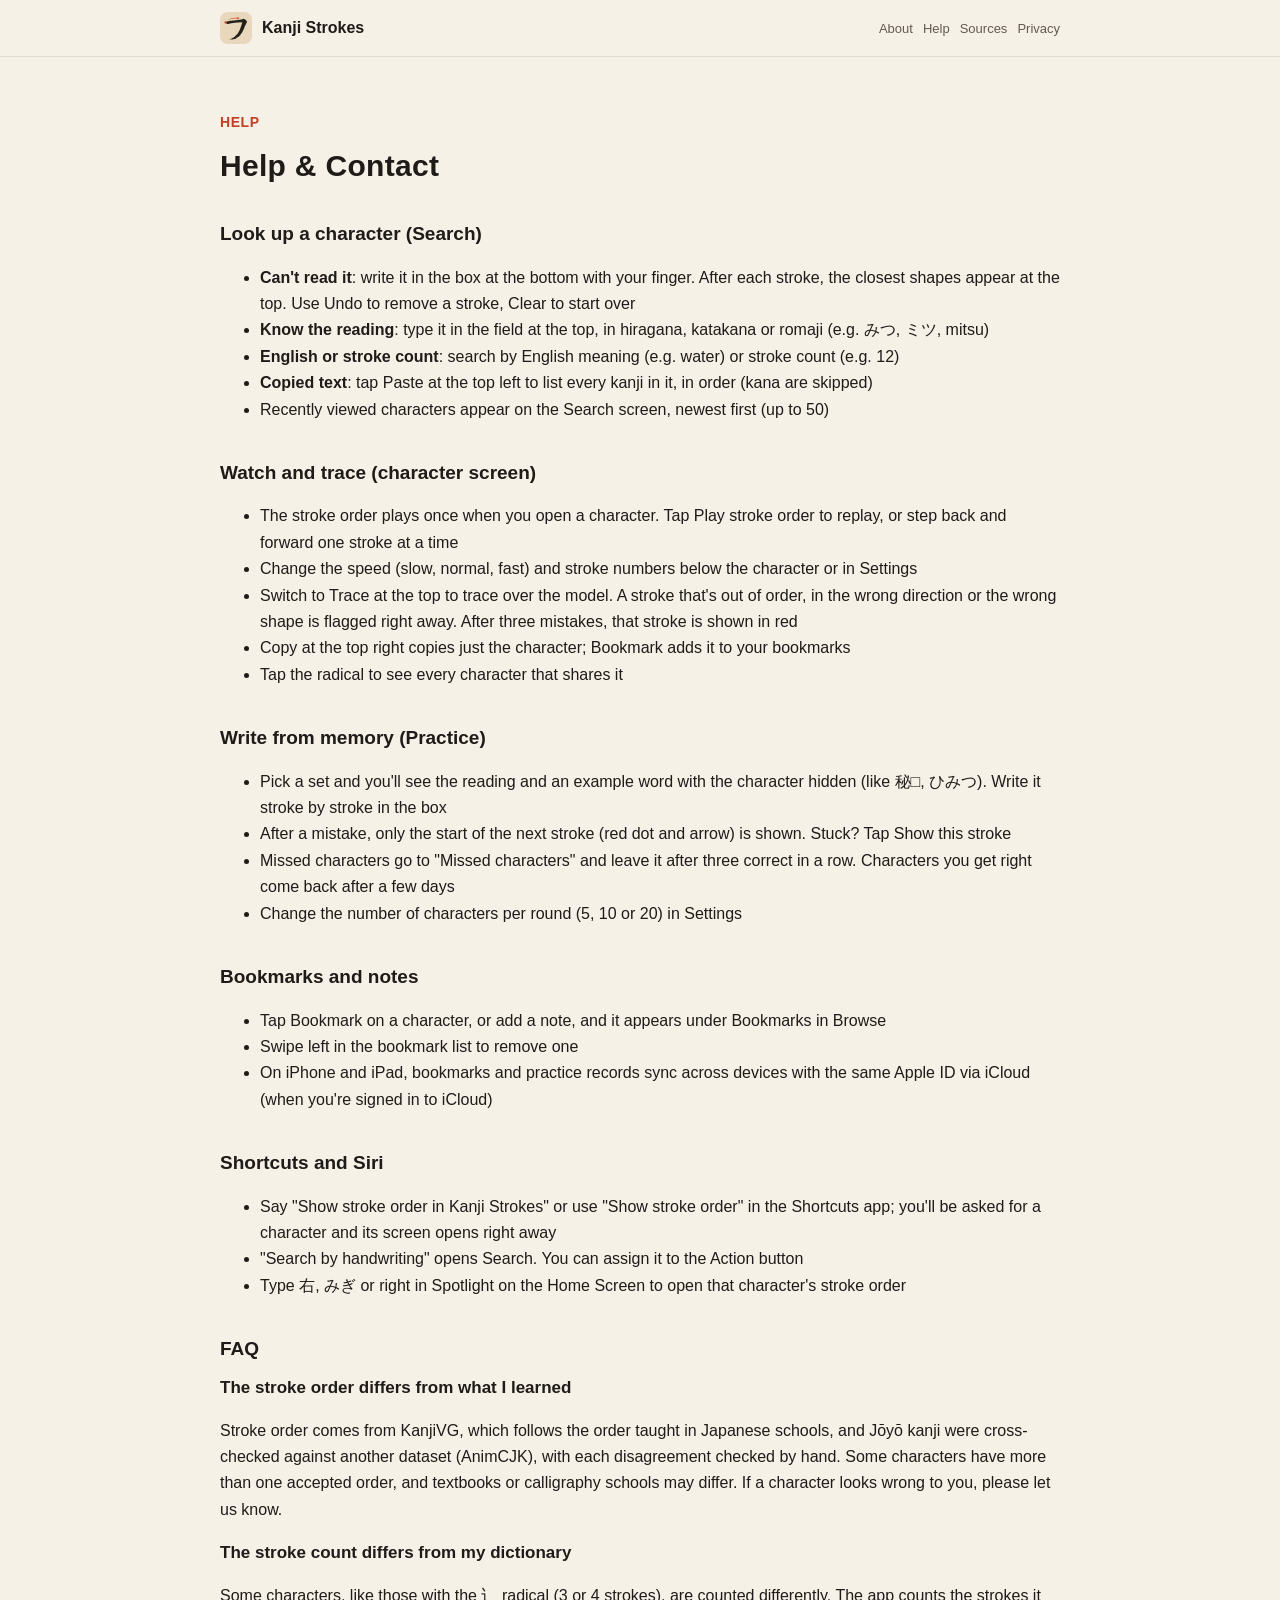
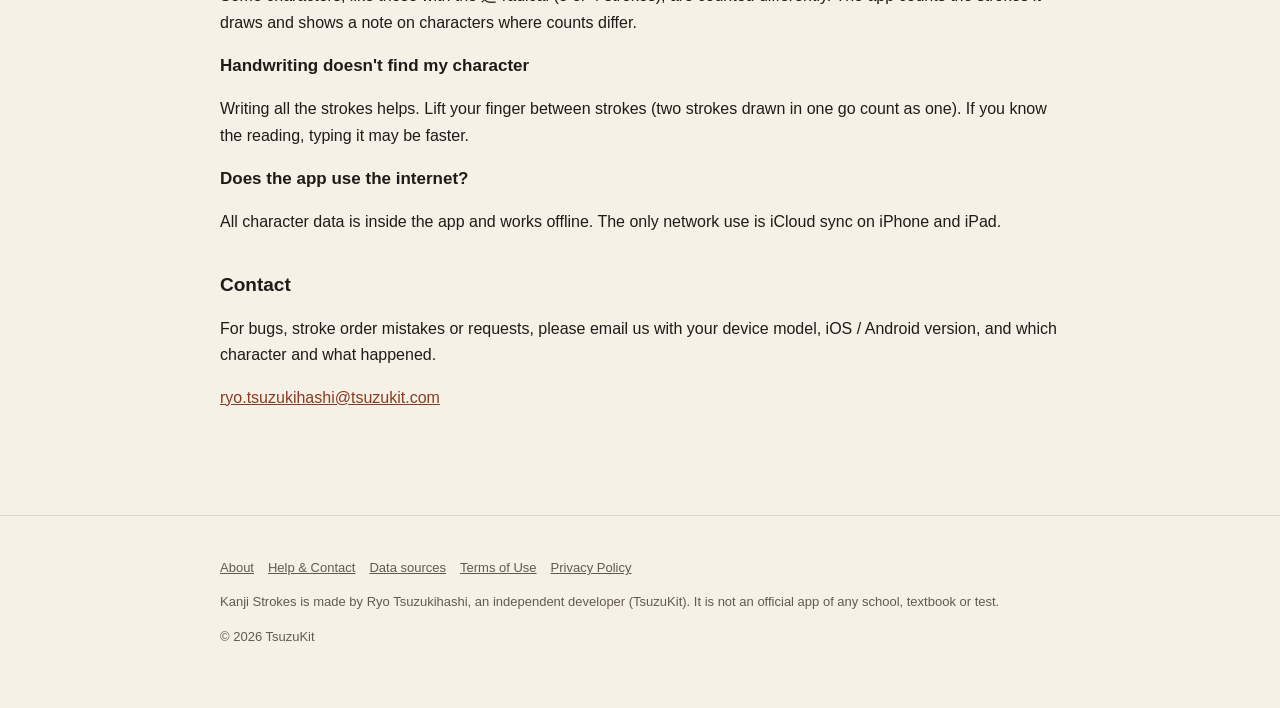
<file: support.html>
<!DOCTYPE html>
<html lang="ja" data-title-ja="使い方とお問い合わせ - 書き順しらべ" data-title-en="Help &amp; Contact - Kanji Strokes">
<head>
<meta charset="UTF-8">
<meta name="viewport" content="width=device-width, initial-scale=1">
<script>(function(){var l=navigator.languages&&navigator.languages.length?navigator.languages:[navigator.language||"ja"],p="en";for(var i=0;i<l.length;i++){var c=String(l[i]).toLowerCase();if(c.indexOf("ja")===0){p="ja";break}if(c.indexOf("en")===0){p="en";break}}var d=document.documentElement;d.lang=p;var t=d.getAttribute("data-title-"+p);if(t){document.title=t}})();</script>
<title>使い方とお問い合わせ - 書き順しらべ</title>
<meta name="description" content="書き順しらべの使い方（引く・書き順を見る・なぞる・見ないで書く・しおり）とお問い合わせ。 / How to use Kanji Strokes (look up, watch, trace, write from memory, bookmarks) and how to contact us.">
<meta property="og:title" content="使い方とお問い合わせ - 書き順しらべ">
<meta property="og:description" content="書き順しらべの使い方（引く・書き順を見る・なぞる・見ないで書く・しおり）とお問い合わせ。">
<meta property="og:type" content="website">
<meta property="og:url" content="https://kakijun.tsuzukit.com/support.html">
<meta property="og:image" content="https://kakijun.tsuzukit.com/assets/og.jpg">
<link rel="icon" href="assets/icon.png">
<link rel="apple-touch-icon" href="assets/icon.png">
<link rel="stylesheet" href="style.css">
</head>
<body>
<div data-l="ja" lang="ja">
<header class="site"><div class="wrap">
<a class="brand" href="./"><img src="assets/icon.png" alt="" width="32" height="32">書き順しらべ</a>
<nav class="site"><a href="./">紹介</a><a href="support.html">使い方</a><a href="sources.html">出典</a><a href="privacy.html">プライバシー</a></nav>
</div></header>
<main class="wrap">
<article class="doc">
<p class="eyebrow">HELP</p>
<h1>使い方とお問い合わせ</h1>

<h2>字を引く（しらべる）</h2>
<ul>
<li><strong>読めない字</strong>: 下の枠に指で書きます。1画書くたびに、形の近い字が上に並びます。まちがえた画は［1画もどす］、書き直すときは［消す］</li>
<li><strong>読める字</strong>: 上の欄に読みを入れます。ひらがな・カタカナ・ローマ字（例: みつ・ミツ・mitsu）で引けます</li>
<li><strong>英語・画数</strong>: 英語の意味（例: water）や、画数（例: 12）でも引けます</li>
<li><strong>コピーした文</strong>: 左上の［貼り付け］を押すと、文の中の漢字が順に並びます（送りがなのかなは外します）</li>
<li>最近調べた字は、しらべるの画面に新しい順で並びます（50字まで）</li>
</ul>

<h2>書き順を見る・なぞる（字の画面）</h2>
<ul>
<li>開くと1回、書き順が動きます。［書き順を見る］でもう一度。［1画もどす］［1画すすむ］で1画ずつ</li>
<li>速さ（ゆっくり・ふつう・はやい）と画の番号は、画面の下と設定で変えられます</li>
<li>上の［なぞる］に切りかえると、お手本の上を指でなぞれます。順番・向き・形がちがうと、その画でお知らせします。3回まちがえると、その画を朱で見せます</li>
<li>右上の［コピー］で字を1字だけコピー、［しおり］でしおりに入れます</li>
<li>部首を押すと、同じ部首の字の一覧が開きます</li>
</ul>

<h2>見ないで書く（練習）</h2>
<ul>
<li>範囲を選ぶと、読みと用例（「秘□（ひみつ）」のように、その字を伏せた語）が出ます。マス目に1画ずつ書きます</li>
<li>まちがえたら、次に書く画の始まり（朱の丸と矢印）だけを出します。わからなければ［この画を見る］</li>
<li>まちがえた字は「まちがえた字」の範囲に入り、3回つづけて書けたら抜けます。書けた字は、日をあけてまた出します</li>
<li>1回の字の数（5・10・20字）は、設定で変えられます</li>
</ul>

<h2>しおりとメモ</h2>
<ul>
<li>字の画面の［しおりに入れる］か、メモを書くと、一覧の「しおり」に入ります</li>
<li>しおりの一覧で左にすべらせると、しおりから外せます</li>
<li>iPhone・iPad では、しおりと練習の記録が iCloud で同じ Apple ID の端末とそろいます（iCloud にサインインしているとき）</li>
</ul>

<h2>ショートカットと Siri</h2>
<ul>
<li>「書き順しらべで書き順を見る」と話しかけるか、ショートカットのアプリで「字の書き順を見る」を使うと、字を聞かれ、その字の画面がすぐ開きます</li>
<li>「手書きでしらべる」は、しらべるの画面を開きます。アクションボタンに割り当てることもできます</li>
<li>ホーム画面の検索（Spotlight）で「右」「みぎ」「right」と打つと、その字の書き順を開けます</li>
</ul>

<h2>よくある質問</h2>
<h3>書き順が、習ったものとちがいます</h3>
<p>書き順は、日本の学校で教える書き順にそった KanjiVG のデータを使い、常用漢字は別のデータ（AnimCJK）と突き合わせて、くいちがう字を1字ずつ確かめています。ただ、書き順は1つに決まらない字もあり、教科書や書道の流派でちがうことがあります。気になる字があれば、下のお問い合わせから教えてください。</p>
<h3>画数が、辞書とちがいます</h3>
<p>しんにょう（辶・3画と4画）のように、数え方で画数が変わる字があります。アプリでは描いている画の数を画数とし、ちがいのある字には字の画面に注記を出しています。</p>
<h3>手書きで目当ての字が出ません</h3>
<p>画数を全部書くと出やすくなります。1画ずつ指を離して書いてください（2画を続けて書くと1画と数えます）。読みが分かれば、上の欄から引くほうが早いこともあります。</p>
<h3>通信はしますか</h3>
<p>字のデータはアプリの中に入っていて、ネットにつながっていなくても引けます。通信するのは、iPhone・iPad の iCloud との同期だけです。</p>

<h2>お問い合わせ</h2>
<p>不具合・書き順のまちがい・ご要望は、メールでお送りください。端末の機種と、iOS / Android の版、どの字で何が起きたかを書いていただけると助かります。</p>
<p><a href="mailto:ryo.tsuzukihashi@tsuzukit.com">ryo.tsuzukihashi@tsuzukit.com</a></p>
</article>
</main>
<footer class="site"><div class="wrap">
<p><a href="./">紹介</a><a href="support.html">使い方とお問い合わせ</a><a href="sources.html">データの出典</a><a href="terms.html">利用規約</a><a href="privacy.html">プライバシーポリシー</a></p>
<p>書き順しらべは、個人開発者の續橋涼（TsuzuKit）が作っているアプリです。学校・教科書・試験団体の公式アプリではありません。</p>
<p>© 2026 TsuzuKit</p>
</div></footer>
</div>
<div data-l="en" lang="en">
<header class="site"><div class="wrap">
<a class="brand" href="./"><img src="assets/icon.png" alt="" width="32" height="32">Kanji Strokes</a>
<nav class="site"><a href="./">About</a><a href="support.html">Help</a><a href="sources.html">Sources</a><a href="privacy.html">Privacy</a></nav>
</div></header>
<main class="wrap">
<article class="doc">
<p class="eyebrow">HELP</p>
<h1>Help &amp; Contact</h1>

<h2>Look up a character (Search)</h2>
<ul>
<li><strong>Can't read it</strong>: write it in the box at the bottom with your finger. After each stroke, the closest shapes appear at the top. Use Undo to remove a stroke, Clear to start over</li>
<li><strong>Know the reading</strong>: type it in the field at the top, in hiragana, katakana or romaji (e.g. みつ, ミツ, mitsu)</li>
<li><strong>English or stroke count</strong>: search by English meaning (e.g. water) or stroke count (e.g. 12)</li>
<li><strong>Copied text</strong>: tap Paste at the top left to list every kanji in it, in order (kana are skipped)</li>
<li>Recently viewed characters appear on the Search screen, newest first (up to 50)</li>
</ul>

<h2>Watch and trace (character screen)</h2>
<ul>
<li>The stroke order plays once when you open a character. Tap Play stroke order to replay, or step back and forward one stroke at a time</li>
<li>Change the speed (slow, normal, fast) and stroke numbers below the character or in Settings</li>
<li>Switch to Trace at the top to trace over the model. A stroke that's out of order, in the wrong direction or the wrong shape is flagged right away. After three mistakes, that stroke is shown in red</li>
<li>Copy at the top right copies just the character; Bookmark adds it to your bookmarks</li>
<li>Tap the radical to see every character that shares it</li>
</ul>

<h2>Write from memory (Practice)</h2>
<ul>
<li>Pick a set and you'll see the reading and an example word with the character hidden (like 秘□, ひみつ). Write it stroke by stroke in the box</li>
<li>After a mistake, only the start of the next stroke (red dot and arrow) is shown. Stuck? Tap Show this stroke</li>
<li>Missed characters go to "Missed characters" and leave it after three correct in a row. Characters you get right come back after a few days</li>
<li>Change the number of characters per round (5, 10 or 20) in Settings</li>
</ul>

<h2>Bookmarks and notes</h2>
<ul>
<li>Tap Bookmark on a character, or add a note, and it appears under Bookmarks in Browse</li>
<li>Swipe left in the bookmark list to remove one</li>
<li>On iPhone and iPad, bookmarks and practice records sync across devices with the same Apple ID via iCloud (when you're signed in to iCloud)</li>
</ul>

<h2>Shortcuts and Siri</h2>
<ul>
<li>Say "Show stroke order in Kanji Strokes" or use "Show stroke order" in the Shortcuts app; you'll be asked for a character and its screen opens right away</li>
<li>"Search by handwriting" opens Search. You can assign it to the Action button</li>
<li>Type 右, みぎ or right in Spotlight on the Home Screen to open that character's stroke order</li>
</ul>

<h2>FAQ</h2>
<h3>The stroke order differs from what I learned</h3>
<p>Stroke order comes from KanjiVG, which follows the order taught in Japanese schools, and Jōyō kanji were cross-checked against another dataset (AnimCJK), with each disagreement checked by hand. Some characters have more than one accepted order, and textbooks or calligraphy schools may differ. If a character looks wrong to you, please let us know.</p>
<h3>The stroke count differs from my dictionary</h3>
<p>Some characters, like those with the ⻌ radical (3 or 4 strokes), are counted differently. The app counts the strokes it draws and shows a note on characters where counts differ.</p>
<h3>Handwriting doesn't find my character</h3>
<p>Writing all the strokes helps. Lift your finger between strokes (two strokes drawn in one go count as one). If you know the reading, typing it may be faster.</p>
<h3>Does the app use the internet?</h3>
<p>All character data is inside the app and works offline. The only network use is iCloud sync on iPhone and iPad.</p>

<h2>Contact</h2>
<p>For bugs, stroke order mistakes or requests, please email us with your device model, iOS / Android version, and which character and what happened.</p>
<p><a href="mailto:ryo.tsuzukihashi@tsuzukit.com">ryo.tsuzukihashi@tsuzukit.com</a></p>
</article>
</main>
<footer class="site"><div class="wrap">
<p><a href="./">About</a><a href="support.html">Help & Contact</a><a href="sources.html">Data sources</a><a href="terms.html">Terms of Use</a><a href="privacy.html">Privacy Policy</a></p>
<p>Kanji Strokes is made by Ryo Tsuzukihashi, an independent developer (TsuzuKit). It is not an official app of any school, textbook or test.</p>
<p>© 2026 TsuzuKit</p>
</div></footer>
</div>
</body>
</html>
</file>
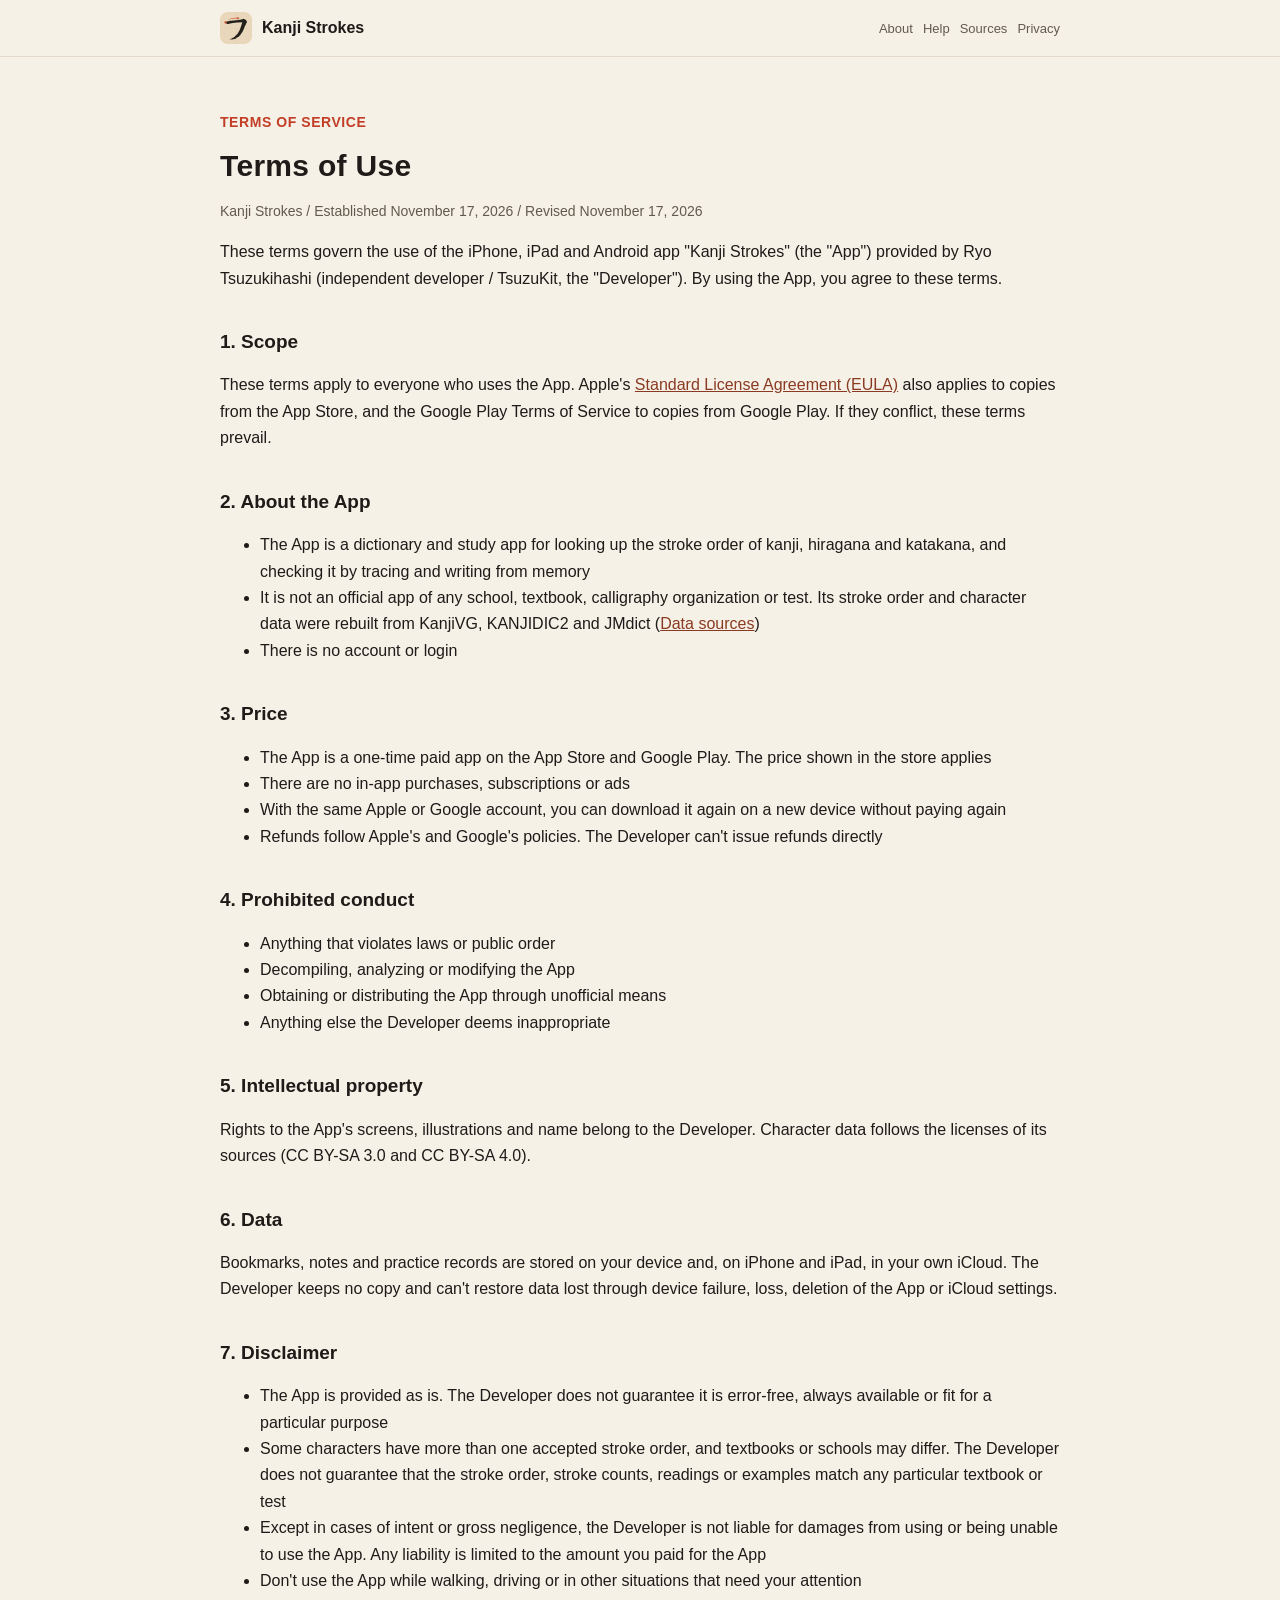
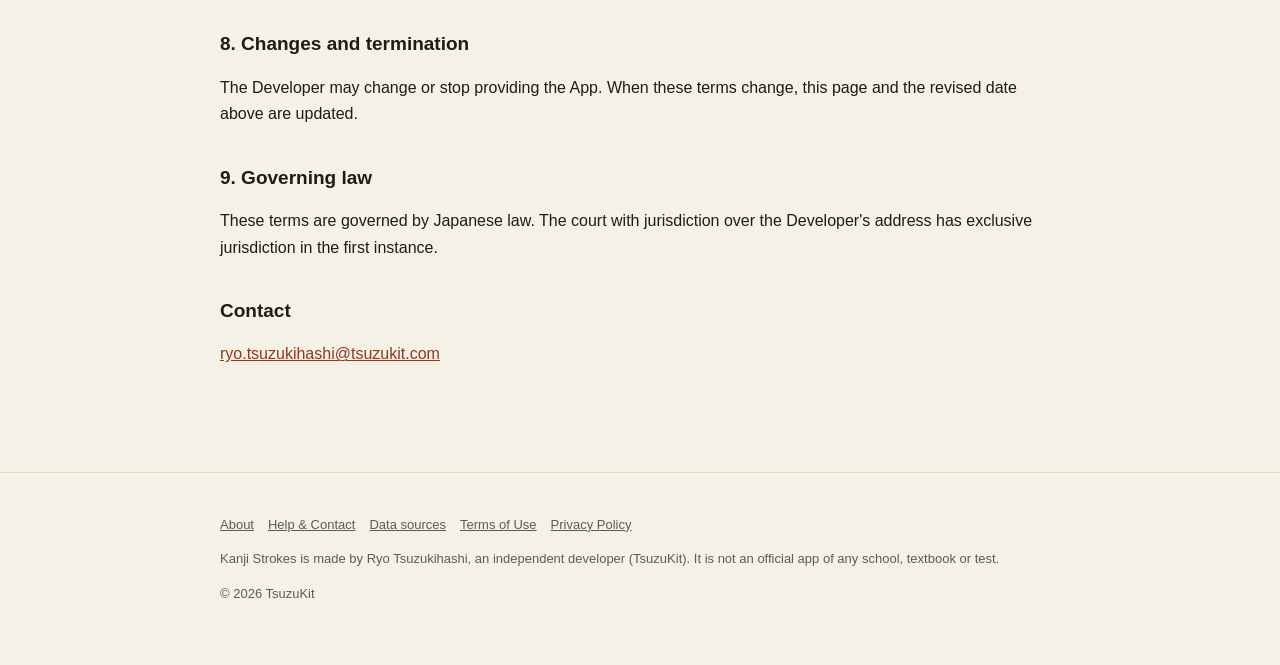
<file: terms.html>
<!DOCTYPE html>
<html lang="ja" data-title-ja="利用規約 - 書き順しらべ" data-title-en="Terms of Use - Kanji Strokes">
<head>
<meta charset="UTF-8">
<meta name="viewport" content="width=device-width, initial-scale=1">
<script>(function(){var l=navigator.languages&&navigator.languages.length?navigator.languages:[navigator.language||"ja"],p="en";for(var i=0;i<l.length;i++){var c=String(l[i]).toLowerCase();if(c.indexOf("ja")===0){p="ja";break}if(c.indexOf("en")===0){p="en";break}}var d=document.documentElement;d.lang=p;var t=d.getAttribute("data-title-"+p);if(t){document.title=t}})();</script>
<title>利用規約 - 書き順しらべ</title>
<meta name="description" content="書き順しらべの利用規約。 / Terms of Use for Kanji Strokes.">
<meta property="og:title" content="利用規約 - 書き順しらべ">
<meta property="og:description" content="書き順しらべの利用規約。">
<meta property="og:type" content="website">
<meta property="og:url" content="https://kakijun.tsuzukit.com/terms.html">
<meta property="og:image" content="https://kakijun.tsuzukit.com/assets/og.jpg">
<link rel="icon" href="assets/icon.png">
<link rel="apple-touch-icon" href="assets/icon.png">
<link rel="stylesheet" href="style.css">
</head>
<body>
<div data-l="ja" lang="ja">
<header class="site"><div class="wrap">
<a class="brand" href="./"><img src="assets/icon.png" alt="" width="32" height="32">書き順しらべ</a>
<nav class="site"><a href="./">紹介</a><a href="support.html">使い方</a><a href="sources.html">出典</a><a href="privacy.html">プライバシー</a></nav>
</div></header>
<main class="wrap">
<article class="doc">
<p class="eyebrow">TERMS OF SERVICE</p>
<h1>利用規約</h1>
<p class="meta">書き順しらべ／制定日 2026年11月17日／改定日 2026年11月17日</p>
<p>この規約は、續橋涼（個人開発者 / TsuzuKit。以下「開発者」）が提供する iPhone・iPad・Android アプリ「書き順しらべ」（以下「本アプリ」）を使うときの決まりです。本アプリを使った時点で、この規約に同意したものとします。</p>
<h2>第1条（適用）</h2>
<p>この規約は、本アプリを使うすべての方（以下「利用者」）に適用されます。App Store から入れた本アプリには、Apple が定める<a href="https://www.apple.com/legal/internet-services/itunes/dev/stdeula/">標準のライセンス契約（EULA）</a>も、Google Play から入れた本アプリには Google Play の利用規約も、あわせて適用されます。この規約とそれらが食い違うときは、この規約を優先します。</p>
<h2>第2条（本アプリについて）</h2>
<ul>
<li>本アプリは、漢字・ひらがな・カタカナの書き順を調べ、なぞったり見ないで書いたりして確かめるための辞典・学習アプリです</li>
<li>本アプリは学校・教科書・書道の団体・試験団体の公式アプリではありません。書き順と字の情報は、KanjiVG・KANJIDIC2・JMdict（<a href="sources.html">データの出典</a>）をもとに組み直したものです</li>
<li>アカウント登録やログインはありません</li>
</ul>
<h2>第3条（料金）</h2>
<ul>
<li>本アプリは、App Store・Google Play で購入する買い切りの有料アプリです。価格はストアに表示されるものが正です</li>
<li>アプリ内課金、サブスクリプション、広告はありません。購入したあとに追加の支払いを求めることはありません</li>
<li>同じ Apple アカウント・Google アカウントであれば、機種変更やアプリの入れ直しのときに、もう一度お支払いいただかずにダウンロードできます</li>
<li>返金は Apple・Google の規定に従います。開発者が直接返金することはできません</li>
</ul>
<h2>第4条（禁止事項）</h2>
<p>本アプリを使うとき、次のことをしてはいけません。</p>
<ul>
<li>法令や公序良俗に反すること</li>
<li>本アプリを分解・解析・改変すること</li>
<li>本アプリを正規の方法以外で入手したり、配ったりすること</li>
<li>そのほか、開発者が不適切と判断すること</li>
</ul>
<h2>第5条（知的財産）</h2>
<p>本アプリの画面・絵・名前についての権利は、開発者にあります。字のデータは、それぞれの出典の条件（CC BY-SA 3.0・CC BY-SA 4.0）に従います。</p>
<h2>第6条（データ）</h2>
<p>しおり・メモ・練習の記録は、利用者の端末と、iPhone・iPad では利用者自身の iCloud に保存され、開発者はその控えを持っていません。端末の故障や紛失、アプリの削除、iCloud の設定などで消えても、開発者は元に戻すことができません。</p>
<h2>第7条（免責事項）</h2>
<ul>
<li>本アプリは、そのままの状態で提供します。開発者は、本アプリに誤りがないこと、いつでも使えること、特定の目的に合うことを保証しません</li>
<li>書き順は1つに決まらない字があり、教科書や流派で異なることがあります。本アプリの書き順・画数・読み・用例が、特定の教科書・試験の基準と一致することを保証しません</li>
<li>本アプリを使ったこと、または使えなかったことで利用者に損害が生じても、開発者に故意または重大な過失がある場合を除き、開発者は責任を負いません。責任を負う場合も、利用者が本アプリに支払った金額を上限とします</li>
<li>歩きながら・運転中など、周りに注意が要る場面では使わないでください</li>
</ul>
<h2>第8条（変更と終了）</h2>
<p>開発者は、本アプリの内容を変えること、提供を終えることがあります。この規約を変えるときは、このページを書きかえ、上の改定日を新しくします。</p>
<h2>第9条（準拠法と裁判所）</h2>
<p>この規約は日本法に従います。本アプリについての争いは、開発者の住所地を管轄する裁判所を、第一審の専属的な合意管轄裁判所とします。</p>
<h2>お問い合わせ</h2>
<p><a href="mailto:ryo.tsuzukihashi@tsuzukit.com">ryo.tsuzukihashi@tsuzukit.com</a></p>
</article>
</main>
<footer class="site"><div class="wrap">
<p><a href="./">紹介</a><a href="support.html">使い方とお問い合わせ</a><a href="sources.html">データの出典</a><a href="terms.html">利用規約</a><a href="privacy.html">プライバシーポリシー</a></p>
<p>書き順しらべは、個人開発者の續橋涼（TsuzuKit）が作っているアプリです。学校・教科書・試験団体の公式アプリではありません。</p>
<p>© 2026 TsuzuKit</p>
</div></footer>
</div>
<div data-l="en" lang="en">
<header class="site"><div class="wrap">
<a class="brand" href="./"><img src="assets/icon.png" alt="" width="32" height="32">Kanji Strokes</a>
<nav class="site"><a href="./">About</a><a href="support.html">Help</a><a href="sources.html">Sources</a><a href="privacy.html">Privacy</a></nav>
</div></header>
<main class="wrap">
<article class="doc">
<p class="eyebrow">TERMS OF SERVICE</p>
<h1>Terms of Use</h1>
<p class="meta">Kanji Strokes / Established November 17, 2026 / Revised November 17, 2026</p>
<p>These terms govern the use of the iPhone, iPad and Android app "Kanji Strokes" (the "App") provided by Ryo Tsuzukihashi (independent developer / TsuzuKit, the "Developer"). By using the App, you agree to these terms.</p>
<h2>1. Scope</h2>
<p>These terms apply to everyone who uses the App. Apple's <a href="https://www.apple.com/legal/internet-services/itunes/dev/stdeula/">Standard License Agreement (EULA)</a> also applies to copies from the App Store, and the Google Play Terms of Service to copies from Google Play. If they conflict, these terms prevail.</p>
<h2>2. About the App</h2>
<ul>
<li>The App is a dictionary and study app for looking up the stroke order of kanji, hiragana and katakana, and checking it by tracing and writing from memory</li>
<li>It is not an official app of any school, textbook, calligraphy organization or test. Its stroke order and character data were rebuilt from KanjiVG, KANJIDIC2 and JMdict (<a href="sources.html">Data sources</a>)</li>
<li>There is no account or login</li>
</ul>
<h2>3. Price</h2>
<ul>
<li>The App is a one-time paid app on the App Store and Google Play. The price shown in the store applies</li>
<li>There are no in-app purchases, subscriptions or ads</li>
<li>With the same Apple or Google account, you can download it again on a new device without paying again</li>
<li>Refunds follow Apple's and Google's policies. The Developer can't issue refunds directly</li>
</ul>
<h2>4. Prohibited conduct</h2>
<ul>
<li>Anything that violates laws or public order</li>
<li>Decompiling, analyzing or modifying the App</li>
<li>Obtaining or distributing the App through unofficial means</li>
<li>Anything else the Developer deems inappropriate</li>
</ul>
<h2>5. Intellectual property</h2>
<p>Rights to the App's screens, illustrations and name belong to the Developer. Character data follows the licenses of its sources (CC BY-SA 3.0 and CC BY-SA 4.0).</p>
<h2>6. Data</h2>
<p>Bookmarks, notes and practice records are stored on your device and, on iPhone and iPad, in your own iCloud. The Developer keeps no copy and can't restore data lost through device failure, loss, deletion of the App or iCloud settings.</p>
<h2>7. Disclaimer</h2>
<ul>
<li>The App is provided as is. The Developer does not guarantee it is error-free, always available or fit for a particular purpose</li>
<li>Some characters have more than one accepted stroke order, and textbooks or schools may differ. The Developer does not guarantee that the stroke order, stroke counts, readings or examples match any particular textbook or test</li>
<li>Except in cases of intent or gross negligence, the Developer is not liable for damages from using or being unable to use the App. Any liability is limited to the amount you paid for the App</li>
<li>Don't use the App while walking, driving or in other situations that need your attention</li>
</ul>
<h2>8. Changes and termination</h2>
<p>The Developer may change or stop providing the App. When these terms change, this page and the revised date above are updated.</p>
<h2>9. Governing law</h2>
<p>These terms are governed by Japanese law. The court with jurisdiction over the Developer's address has exclusive jurisdiction in the first instance.</p>
<h2>Contact</h2>
<p><a href="mailto:ryo.tsuzukihashi@tsuzukit.com">ryo.tsuzukihashi@tsuzukit.com</a></p>
</article>
</main>
<footer class="site"><div class="wrap">
<p><a href="./">About</a><a href="support.html">Help & Contact</a><a href="sources.html">Data sources</a><a href="terms.html">Terms of Use</a><a href="privacy.html">Privacy Policy</a></p>
<p>Kanji Strokes is made by Ryo Tsuzukihashi, an independent developer (TsuzuKit). It is not an official app of any school, textbook or test.</p>
<p>© 2026 TsuzuKit</p>
</div></footer>
</div>
</body>
</html>
</file>
<file: style.css>
/* 書き順しらべ — 和紙・墨・朱（アプリの Theme と同じ。朱は書き始めの丸と、いちばん押すものだけ） */
:root {
  --paper: #f6f1e7; --card: #fffdf8; --ink: #1e1b18; --sub: #625a4e; --line: #e4dacb;
  --vermilion: #c23e26; --vermilion-soft: #f8e1d9; --navy: #8a3a22; --correct: #2e7d4f;
}
@media (prefers-color-scheme: dark) {
  :root { --paper: #15130f; --card: #201d18; --ink: #f1ece2; --sub: #b4aa9a; --line: #332e26;
    --vermilion: #ff7a5c; --vermilion-soft: #3b1a12; --navy: #ff9a7c; --correct: #6fd39a; }
}
* { box-sizing: border-box; }
html { -webkit-text-size-adjust: 100%; }
body { margin: 0; background: var(--paper); color: var(--ink); line-height: 1.8;
  font-family: -apple-system, BlinkMacSystemFont, "Hiragino Sans", "Hiragino Kaku Gothic ProN", "Noto Sans JP", sans-serif; }
a { color: var(--navy); }
.wrap { max-width: 880px; margin: 0 auto; padding: 0 20px; }
header.site { border-bottom: 1px solid var(--line); background: var(--paper); position: sticky; top: 0; z-index: 5; }
header.site .wrap { display: flex; align-items: center; gap: 16px; min-height: 56px; }
.brand { display: flex; align-items: center; gap: 10px; font-weight: 800; text-decoration: none; color: var(--ink); margin-right: auto; }
.brand img { width: 32px; height: 32px; border-radius: 8px; }
nav.site a { font-size: 14px; text-decoration: none; color: var(--sub); margin-left: 14px; white-space: nowrap; }
nav.site a:hover { color: var(--ink); }
.hero { padding: 56px 0 40px; display: grid; gap: 32px; align-items: center; }
@media (min-width: 760px) { .hero { grid-template-columns: 1.1fr 0.9fr; } }
.eyebrow { color: var(--vermilion); font-weight: 700; font-size: 14px; letter-spacing: 0.04em; }
h1 { font-size: clamp(30px, 6vw, 46px); line-height: 1.35; margin: 8px 0 16px; letter-spacing: 0.01em; }
h2 { font-size: 24px; margin: 56px 0 16px; line-height: 1.5; }
h3 { font-size: 17px; margin: 0 0 6px; }
.lead { font-size: 17px; color: var(--sub); }
.cta { display: inline-block; margin-top: 20px; background: var(--vermilion); color: #ffffff; font-weight: 700; text-decoration: none;
  padding: 14px 26px; border-radius: 16px; }
.note { font-size: 13px; color: var(--sub); }
.hero img { width: 100%; max-width: 320px; height: auto; justify-self: center; }
.grid { display: grid; gap: 14px; }
@media (min-width: 700px) { .grid.two { grid-template-columns: 1fr 1fr; } .grid.three { grid-template-columns: repeat(3, 1fr); } }
.card { background: var(--card); border: 1px solid var(--line); border-radius: 18px; padding: 20px; }
.card.em { background: var(--vermilion-soft); border-color: transparent; }
.steps { counter-reset: step; }
.steps .card { position: relative; padding-left: 62px; }
.steps .card::before { counter-increment: step; content: counter(step); position: absolute; left: 18px; top: 18px; width: 32px; height: 32px;
  border-radius: 50%; border: 2.5px solid var(--vermilion); color: var(--vermilion); font-weight: 800; display: grid; place-items: center; }
table { width: 100%; border-collapse: collapse; background: var(--card); border: 1px solid var(--line); border-radius: 14px; overflow: hidden; }
th, td { text-align: left; padding: 12px 14px; border-bottom: 1px solid var(--line); vertical-align: top; font-size: 15px; }
th { width: 34%; color: var(--sub); font-weight: 600; }
tr:last-child th, tr:last-child td { border-bottom: none; }
.doc { padding: 40px 0 24px; }
.doc h1 { font-size: 30px; }
.doc h2 { font-size: 19px; margin: 36px 0 10px; }
.doc .meta { color: var(--sub); font-size: 14px; }
.doc .summary { background: var(--vermilion-soft); border-radius: 16px; padding: 18px 20px; margin: 20px 0; }
details { background: var(--card); border: 1px solid var(--line); border-radius: 14px; padding: 14px 18px; }
details + details { margin-top: 10px; }
summary { font-weight: 700; cursor: pointer; }
footer.site { border-top: 1px solid var(--line); margin-top: 64px; padding: 28px 0 48px; color: var(--sub); font-size: 13px; }
footer.site a { color: var(--sub); margin-right: 14px; }
.qid { font-family: ui-monospace, SFMono-Regular, Menlo, monospace; background: var(--card); border: 1px solid var(--line);
  border-radius: 8px; padding: 2px 8px; }
/* 端末の言語に合うほうだけ見せる（build.py が両方を1ページに入れる） */
html[lang="ja"] [data-l="en"], html[lang="en"] [data-l="ja"] { display: none; }
[lang="en"] { line-height: 1.65; }
[lang="en"] h1 { line-height: 1.2; }
[lang="en"] nav.site a { font-size: 13px; margin-left: 10px; }
@media (max-width: 480px) { nav.site a { font-size: 12px; margin-left: 8px; } header.site .wrap { gap: 4px; } .brand { gap: 7px; font-size: 15px; } }
.brand { white-space: nowrap; flex-shrink: 0; }
/* 幅の狭い画面では、上の帯の「紹介」を出さない（左のアプリ名が同じ行き先） */
@media (max-width: 480px) { nav.site a:first-child { display: none; } }
</file>
